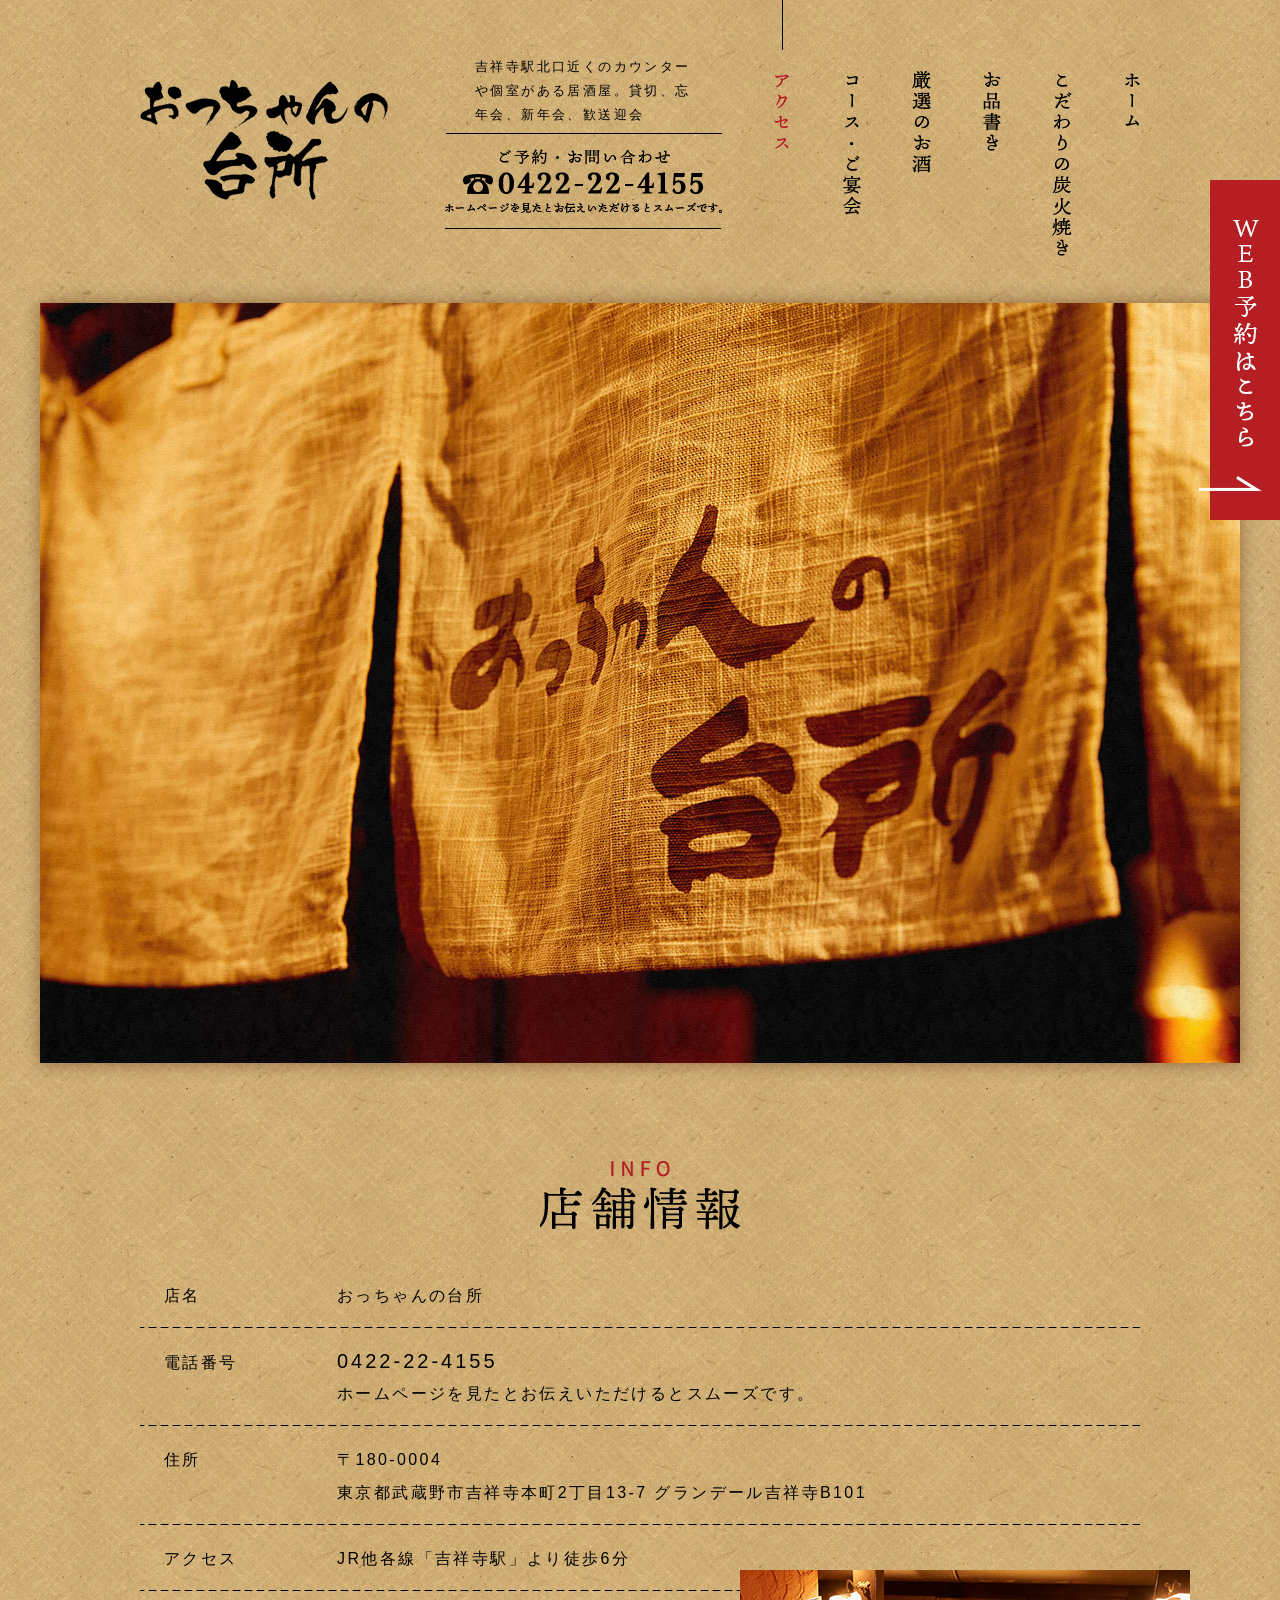
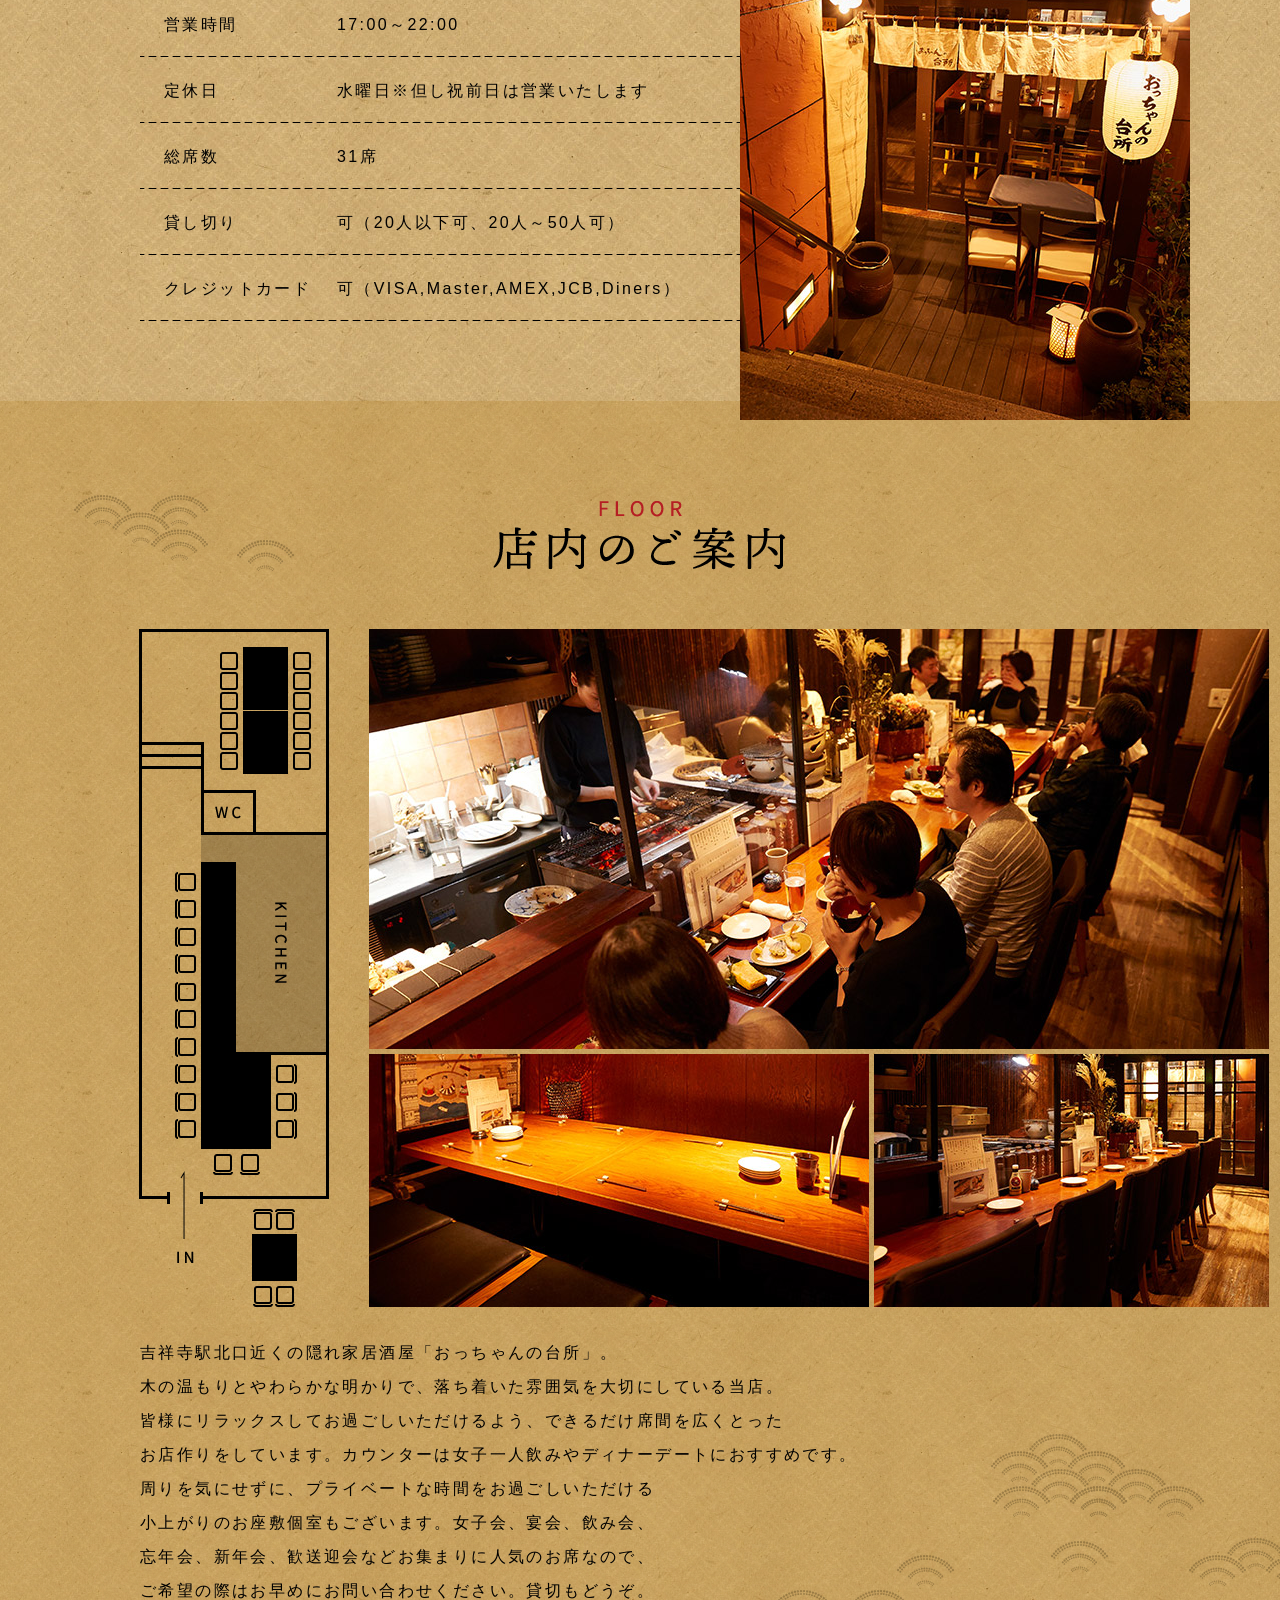
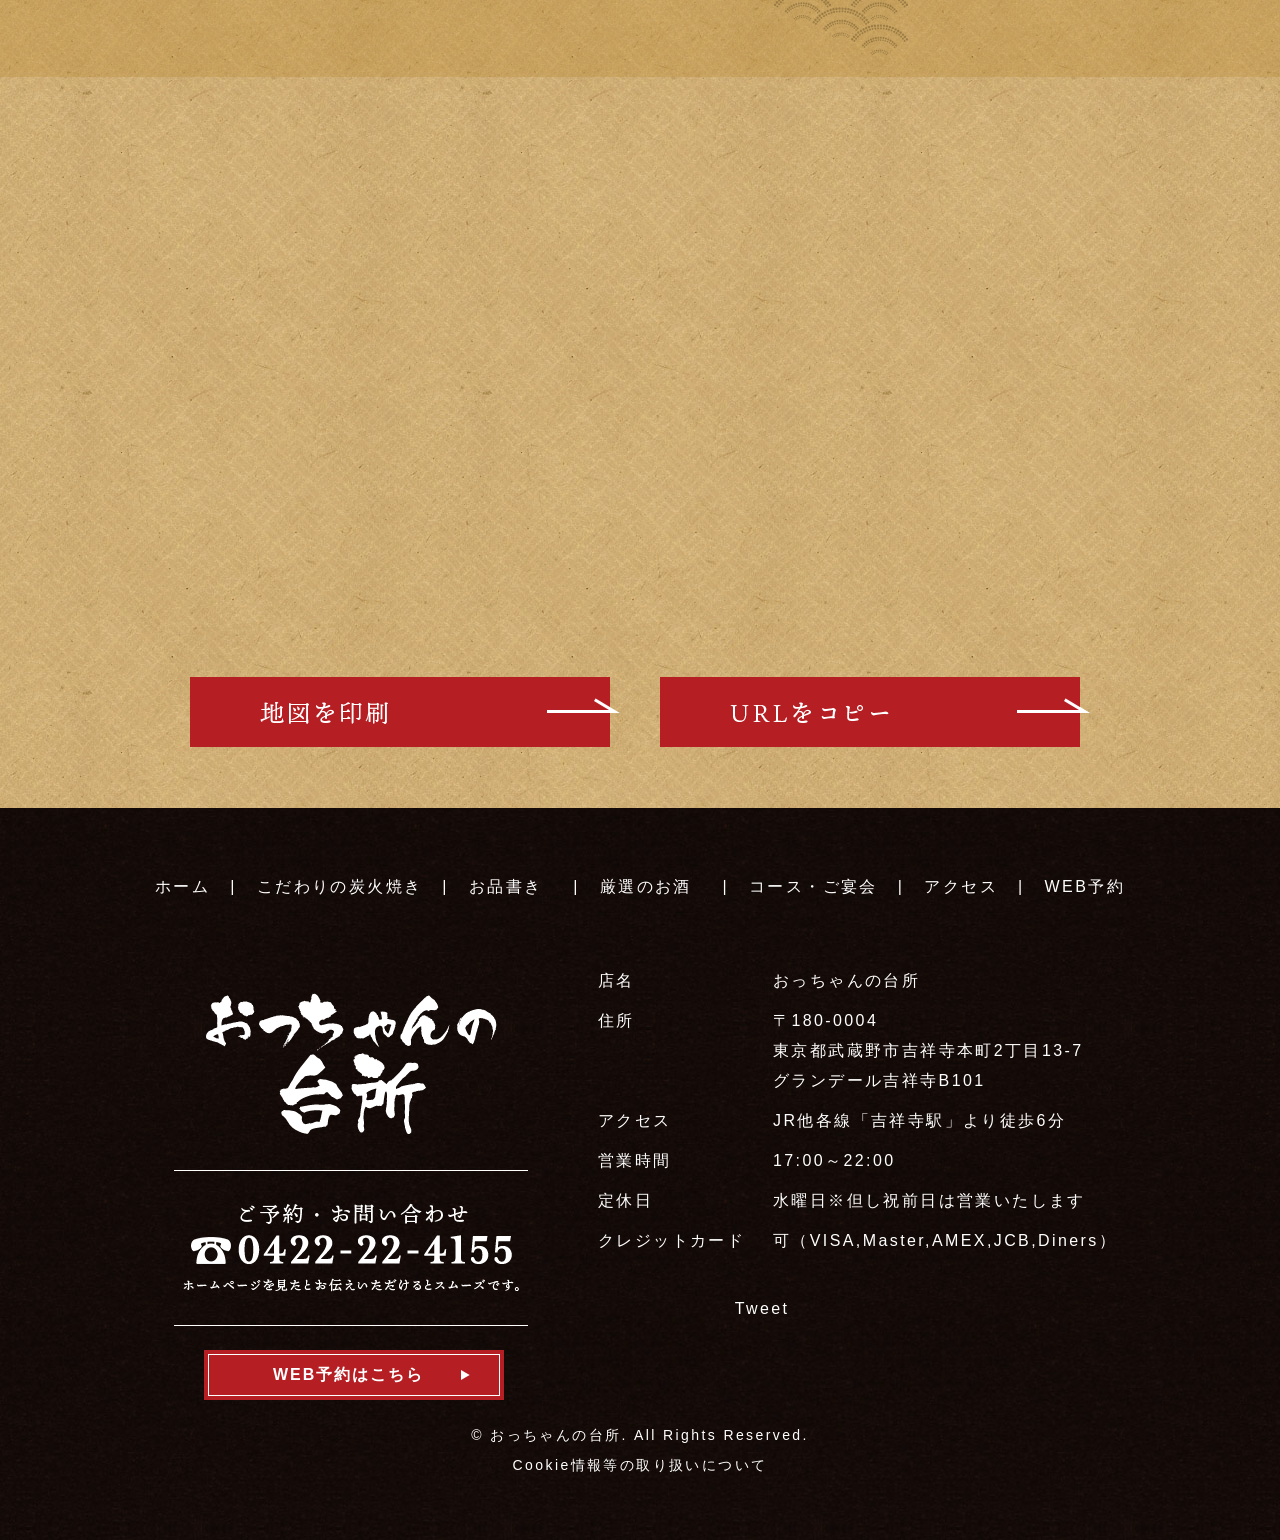
<file: access.html>
<!DOCTYPE html>
<!--[if lt IE 7]><html class="ie ie6 ie-lt10 ie-lt9 ie-lt8 ie-lt7 no-js" lang="ja"><![endif]-->
<!--[if IE 7]><html class="ie ie7 ie-lt10 ie-lt9 ie-lt8 no-js" lang="ja"><![endif]-->
<!--[if IE 8]><html class="ie ie8 ie-lt10 ie-lt9 no-js" lang="ja"><![endif]-->
<!--[if IE 9]><html class="ie ie9 ie-lt10 no-js" lang="ja"><![endif]-->
<!--[if gt IE 9]><!-->
<html class="no-js" lang="ja">
  <!--<![endif]-->
  <head>
    <meta charset="UTF-8" />
    <meta http-equiv="X-UA-Compatible" content="IE=Edge" />
    <meta name="author" content="FOODCONNECTION" />
    <title>吉祥寺駅北口近くのカウンターや個室がある居酒屋。貸切、忘年会、新年会、歓送迎会</title>

    <meta property="og:type" content="article" />
    <meta property="og:locale" content="ja_JP" />
    <meta property="og:url" content="https://www.ottyannodaidokoro.com/access.html" />
    <meta property="og:image" content="shared/img/shared/ogp.png" />
    <meta property="og:title" content="吉祥寺駅北口近くのカウンターや個室がある居酒屋。貸切、忘年会、新年会、歓送迎会" />
    <meta property="og:site_name" content="おっちゃんの台所" />
    <meta property="og:description" content="吉祥寺駅北口近くの居酒屋「おっちゃんの台所」。カウンターは一人飲みやディナーデートに人気。個室は宴会、飲み会、女子会、忘年会、新宴会、歓送迎会におすすめです。貸切も対応。" />
    <meta name="description" content="吉祥寺駅北口近くの居酒屋「おっちゃんの台所」。カウンターは一人飲みやディナーデートに人気。個室は宴会、飲み会、女子会、忘年会、新宴会、歓送迎会におすすめです。貸切も対応。" />

    <meta name="apple-mobile-web-app-status-bar-style" content="black-translucent" />
    <meta name="apple-mobile-web-app-capable" content="yes" />
    <meta name="format-detection" content="telephone=no, date=no, address=no, email=no" />
    <meta name="viewport" content="width=device-width, initial-scale=1.0" />

    <link rel="canonical" href="https://www.ottyannodaidokoro.com/access.html" />
    <link rel="shortcut icon" href="shared/img/shared/favicon.ico" />

    <link rel="stylesheet" href="shared/css/font.css" />
    <link rel="stylesheet" href="shared/css/common.css" />
    <link rel="stylesheet" href="shared/css/shared.css" />
    <link rel="stylesheet" href="shared/css/access.css" />
    <link rel="stylesheet" href="shared/css/responsive.css" />
    <link href="https://fonts.googleapis.com/css?family=Noto+Serif+JP&display=swap" rel="stylesheet" />
  </head>

  <body>
    <main>
      <header>
        <div class="wrap">
          <h1>吉祥寺駅北口近くのカウンターや個室がある居酒屋。貸切、忘年会、新年会、歓送迎会</h1>
          <p class="logo non-over">
            <a href="index.html"><img src="shared/img/shared/logo.png" alt="logo" /></a>
          </p>
          <p class="tel">
            <a href="tel:0422224155" class="telhref"><img src="shared/img/shared/tel.png" alt="0422-22-4155" /></a>
          </p>
          <nav class="nav-fl">
            <a href="access.html"><img src="shared/img/shared/nav1_on.png" alt="アクセス" width="70" height="270" class="non-over" /></a>
            <a href="course.html"><img src="shared/img/shared/nav2.png" alt="コース・ご宴会" width="70" height="270" class="btn" /></a>
            <a href="sake.html"><img src="shared/img/shared/nav3.png" alt="厳選のお酒" width="70" height="270" class="btn" /></a>
            <a href="menu.html"><img src="shared/img/shared/nav4.png" alt="お品書き" width="70" height="270" class="btn" /></a>
            <a href="sumibiyaki.html"><img src="shared/img/shared/nav5.png" alt="こだわりの炭火焼き" width="70" height="270" class="btn" /></a>
            <a href="index.html"><img src="shared/img/shared/nav6.png" alt="ホーム" width="70" height="270" class="btn" /></a>
          </nav>
          <div id="key">
            <p><img class="box-shadow" src="shared/img/access/key.jpg" width="1200" height="760" alt="のれん" /></p>
          </div>
        </div>
        <p class="btn_fixed">
          <a href="https://yoyaku.tabelog.com/yoyaku/net_booking_form/index?rcd=13009969" target="_blank" rel="nofollow"><img src="shared/img/shared/btn-fixed.png" width="81" height="340" alt="WEB予約はこちら" /></a>
        </p>
        <div class="nav-fixed">
          <div class="wrap">
            <nav>
              <a href="index.html"><img src="shared/img/shared/navf1.png" alt="ホーム" width="91" height="20" class="btn" /></a>
              <a href="sumibiyaki.html"><img src="shared/img/shared/navf2.png" alt="こだわりの炭火焼き" width="224" height="20" class="btn" /></a>
              <a href="menu.html"><img src="shared/img/shared/navf3.png" alt="お品書き" width="125" height="20" class="btn" /></a>
              <a href="sake.html"><img src="shared/img/shared/navf4.png" alt="厳選のお酒" width="146" height="20" class="btn" /></a>
              <a href="course.html"><img src="shared/img/shared/navf5.png" alt="コース・ご宴会" width="183" height="20" class="btn" /></a>
              <a href="access.html"><img src="shared/img/shared/navf6_on.png" alt="アクセス" width="110" height="20" class="non-over" /></a>
            </nav>
            <p>
              <a href="tel:0422224155" class="telhref"><img src="shared/img/shared/tel-fixed.png" alt="0422-22-4155" /></a>
            </p>
            <a href="index.html" class="mobile-logo">
              <img src="shared/img/shared/footer-logo.png" alt="おっちゃんの台所" />
            </a>
            <div class="mobile-nav-controls">
              <a href="tel:0422224155" class="mobile-tel-btn">&#9990;</a>
              <button class="hamburger-btn" id="hamburgerBtn" aria-label="メニュー">☰</button>
            </div>
          </div>
        </div>
      <nav class="mobile-menu-drawer" id="mobileMenuDrawer">
            <a href="index.html">ホーム</a>
            <a href="sumibiyaki.html">こだわりの炭火焼き</a>
            <a href="menu.html">お品書き</a>
            <a href="sake.html">厳選のお酒</a>
            <a href="course.html">コース・ご宴会</a>
            <a href="access.html">アクセス</a>
            <a href="https://yoyaku.tabelog.com/yoyaku/net_booking_form/index?rcd=13009969" target="_blank" rel="nofollow">WEB予約</a>
          </nav>
      </header>
      <section class="nav-target">
        <div id="sec1">
          <div class="wrap">
            <h2><img src="shared/img/access/s1-h2.png" width="200" height="80" alt="info" /></h2>
            <div class="info">
              <dl>
                <dt>店名</dt>
                <dd>おっちゃんの台所</dd>
              </dl>
              <dl>
                <dt>電話番号</dt>
                <dd>
                  <a href="tel:0422224155" class="telhref"><span>0422-22-4155</span></a><br />
                  ホームページを見たとお伝えいただけるとスムーズです。
                </dd>
              </dl>
              <dl>
                <dt>住所</dt>
                <dd>
                  〒180-0004<br />
                  東京都武蔵野市吉祥寺本町2丁目13-7 グランデール吉祥寺B101
                </dd>
              </dl>
              <dl>
                <dt>アクセス</dt>
                <dd>JR他各線「吉祥寺駅」より徒歩6分</dd>
              </dl>
              <dl>
                <dt>営業時間</dt>
                <dd>17:00～22:00</dd>
              </dl>
              <dl>
                <dt>定休日</dt>
                <dd>水曜日※但し祝前日は営業いたします</dd>
              </dl>
              <dl>
                <dt>総席数</dt>
                <dd>31席</dd>
              </dl>
              <dl>
                <dt>貸し切り</dt>
                <dd>可（20人以下可、20人～50人可）</dd>
              </dl>
              <dl>
                <dt>クレジットカード</dt>
                <dd>可（VISA,Master,AMEX,JCB,Diners）</dd>
              </dl>
            </div>
            <p class="photo"><img src="shared/img/access/s1-img.jpg" width="450" height="450" alt="外観" /></p>
          </div>
        </div>
        <div id="sec2">
          <div class="wrap">
            <h2><img src="shared/img/access/s2-h2.png" width="300" height="80" alt="floor" /></h2>
            <div class="gllarey">
              <p class="map"><img src="shared/img/access/s2-map.png" width="190" height="678" alt="見取り図" /></p>
              <div class="images">
                <p><img src="shared/img/access/s2-img-1.jpg" width="900" height="420" alt="カウンター" /></p>
                <p><img src="shared/img/access/s2-img-2.jpg" width="500" height="253" alt="小上がり" /></p>
                <p><img src="shared/img/access/s2-img-3.jpg" width="395" height="253" alt="店内イメージ" /></p>
              </div>
            </div>
            <p class="txt">
              吉祥寺駅北口近くの隠れ家居酒屋「おっちゃんの台所」。<br />木の温もりとやわらかな明かりで、落ち着いた雰囲気を大切にしている当店。<br />
              皆様にリラックスしてお過ごしいただけるよう、できるだけ席間を広くとった<br />
              お店作りをしています。カウンターは女子一人飲みやディナーデートにおすすめです。<br />
              周りを気にせずに、プライベートな時間をお過ごしいただける<br />
              小上がりのお座敷個室もございます。女子会、宴会、飲み会、<br />
              忘年会、新年会、歓送迎会などお集まりに人気のお席なので、<br />
              ご希望の際はお早めにお問い合わせください。貸切もどうぞ。
            </p>
          </div>
        </div>
        <div id="sec3">
          <iframe
            src="https://www.google.com/maps/embed?pb=!1m14!1m8!1m3!1d3852.8456104129014!2d139.5772643180815!3d35.705454788726065!3m2!1i1024!2i768!4f13.1!3m3!1m2!1s0x6018ee48c598ae0d%3A0x40d93b9debadd929!2z44GK44Gj44Gh44KD44KT44Gu5Y-w5omA!5e0!3m2!1sja!2sjp!4v1576662273699!5m2!1sja!2sjp"
            width="100%"
            height="550"
            frameborder="0"
            style="border: 0"
            allowfullscreen=""
          ></iframe>
          <div class="wrap">
            <ul class="banner">
              <li>
                <a href="https://goo.gl/maps/cDekD3nySkuMQuK19" target="_blank" rel="nofollow">
                  <img src="shared/img/access/s3-bnr.png" width="430" height="70" alt="地図を印刷" />
                </a>
              </li>
              <li>
                <a href="#" class="copy"><img src="shared/img/access/s3-url.png" width="430" height="70" alt="URLをコピー" /></a>
              </li>
            </ul>
          </div>
        </div>
      </section>
      <footer>
        <div class="wrap">
          <nav class="nav-inline">
            <a href="index.html">ホーム</a>
            <a href="sumibiyaki.html">こだわりの炭火焼き</a>
            <a href="menu.html">お品書き</a>
            <a href="sake.html">厳選のお酒</a>
            <a href="course.html">コース・ご宴会</a>
            <a href="access.html">アクセス</a>
            <a href="https://yoyaku.tabelog.com/yoyaku/net_booking_form/index?rcd=13009969" target="_blank" rel="nofollow">WEB予約</a>
          </nav>
          <p class="logo"><img src="shared/img/shared/footer-logo.png" alt="logo" /></p>
          <p class="tel">
            <a href="tel:0422224155" class="telhref"><img src="shared/img/shared/footer-tel.png" alt="0422-22-4155" /></a>
          </p>
          <div class="dis_b">
            <a href="https://yoyaku.tabelog.com/yoyaku/net_booking_form/index?rcd=13009969" target="_blank" rel="nofollow" class="btn_ebi_te">
              <span class="btn_txt">WEB予約はこちら</span>
              <span class="triangle sankaku_po"></span>
            </a>
          </div>
          <div class="vcard">
            <dl><dt>店名</dt><dd>おっちゃんの台所</dd></dl>
            <dl><dt>住所</dt><dd>〒180-0004<br />東京都武蔵野市吉祥寺本町2丁目13-7<br />グランデール吉祥寺B101</dd></dl>
            <dl><dt>アクセス</dt><dd>JR他各線「吉祥寺駅」より徒歩6分</dd></dl>
            <dl><dt>営業時間</dt><dd>17:00～22:00</dd></dl>
            <dl><dt>定休日</dt><dd>水曜日※但し祝前日は営業いたします</dd></dl>
            <dl><dt>クレジットカード</dt><dd>可（VISA,Master,AMEX,JCB,Diners）</dd></dl>
          </div>
          <div id="socialbuttons" class="clearfix"></div>
          <address>
            &copy; おっちゃんの台所. All Rights Reserved.<br />
            <a class="cookie" href="https://www.foodconnection.jp/cookie/cookie_share.html" target="_blank" rel="nofollow">Cookie情報等の取り扱いについて</a>
          </address>
        </div>
      </footer>
    </main>

    <p id="pagetop"><img src="shared/img/shared/pagetop.png" alt="最上部へ" /></p>
    <div id="fb-root"></div>

    <script src="shared/js/base.js"></script>
    <script src="shared/js/autoload.js"></script>
    <script src="shared/js/jquery.min.js"></script>
    <script src="shared/js/common.js"></script>
    <script type="text/javascript" src="shared/js/sp_botan.js"></script>
    <script src="shared/js/shared.js"></script>
    <script src="shared/js/mobile-menu.js"></script>
  </body>
</html>
</file>
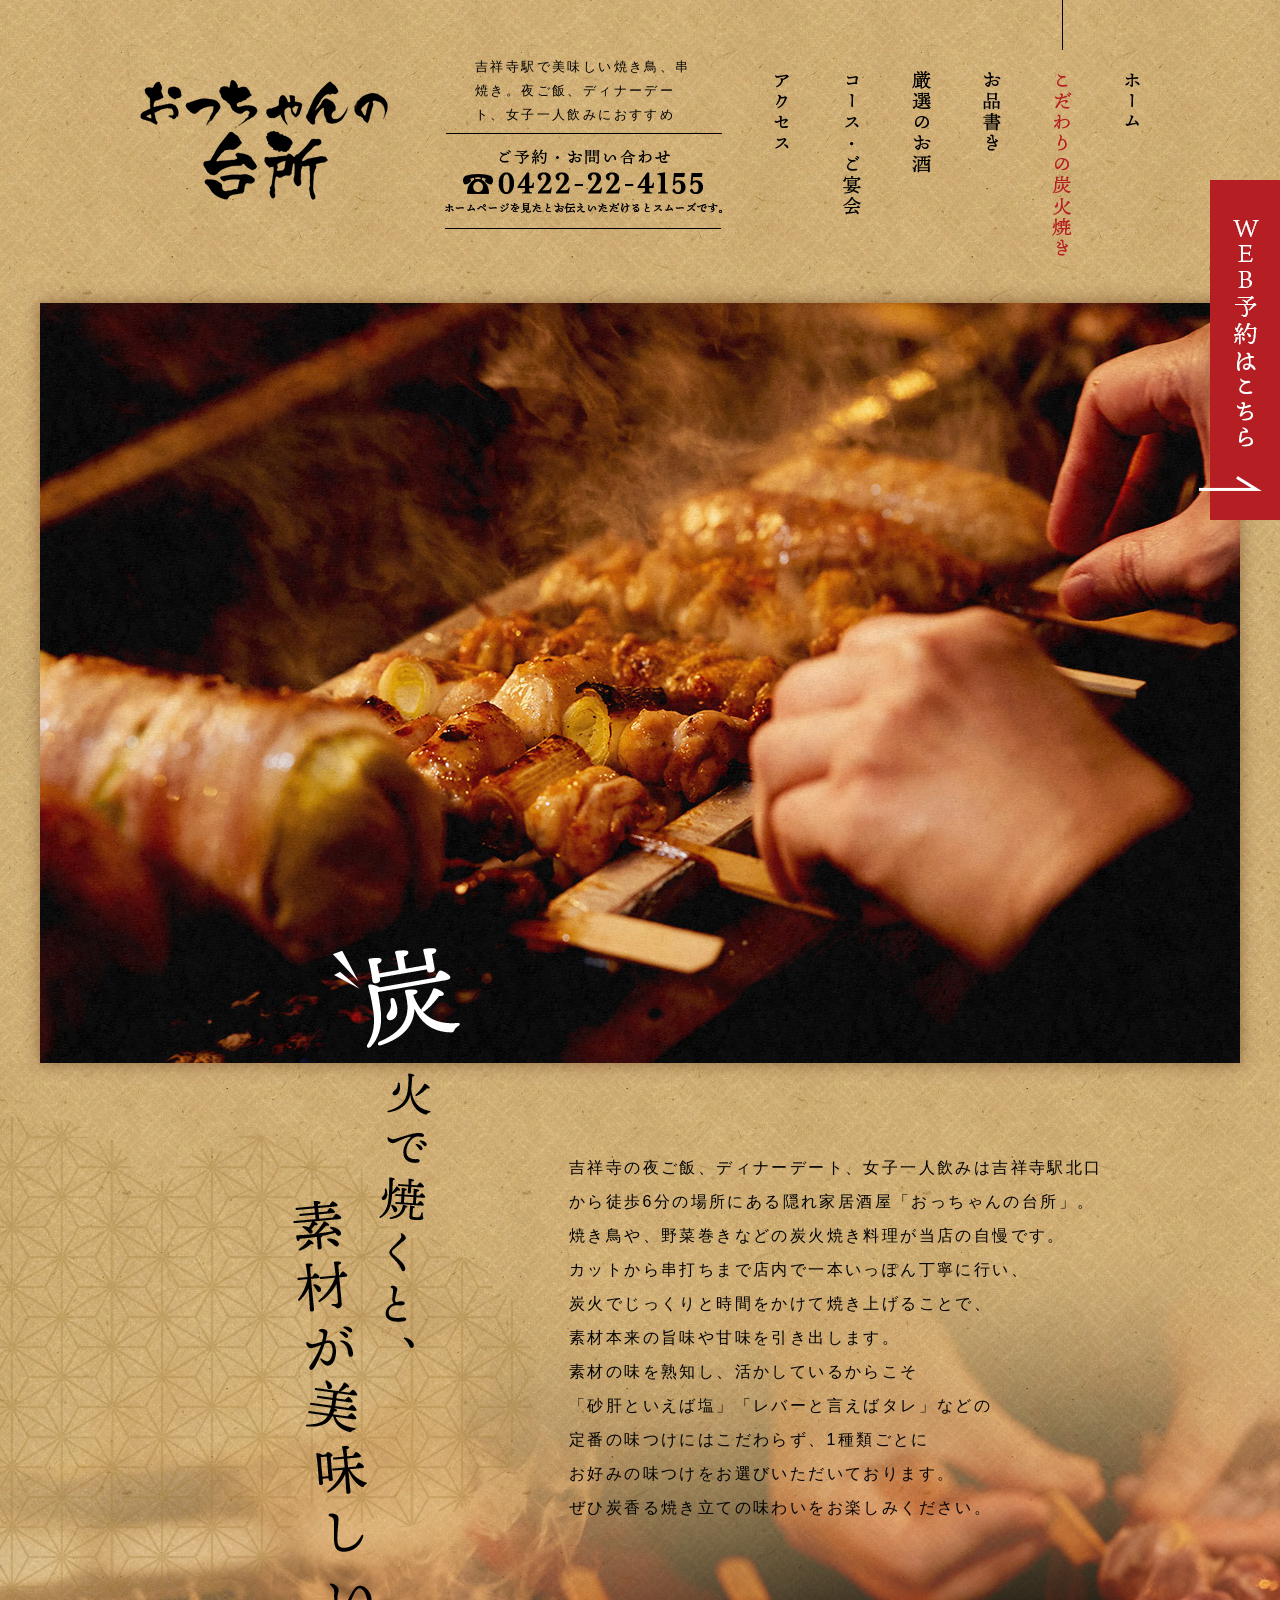
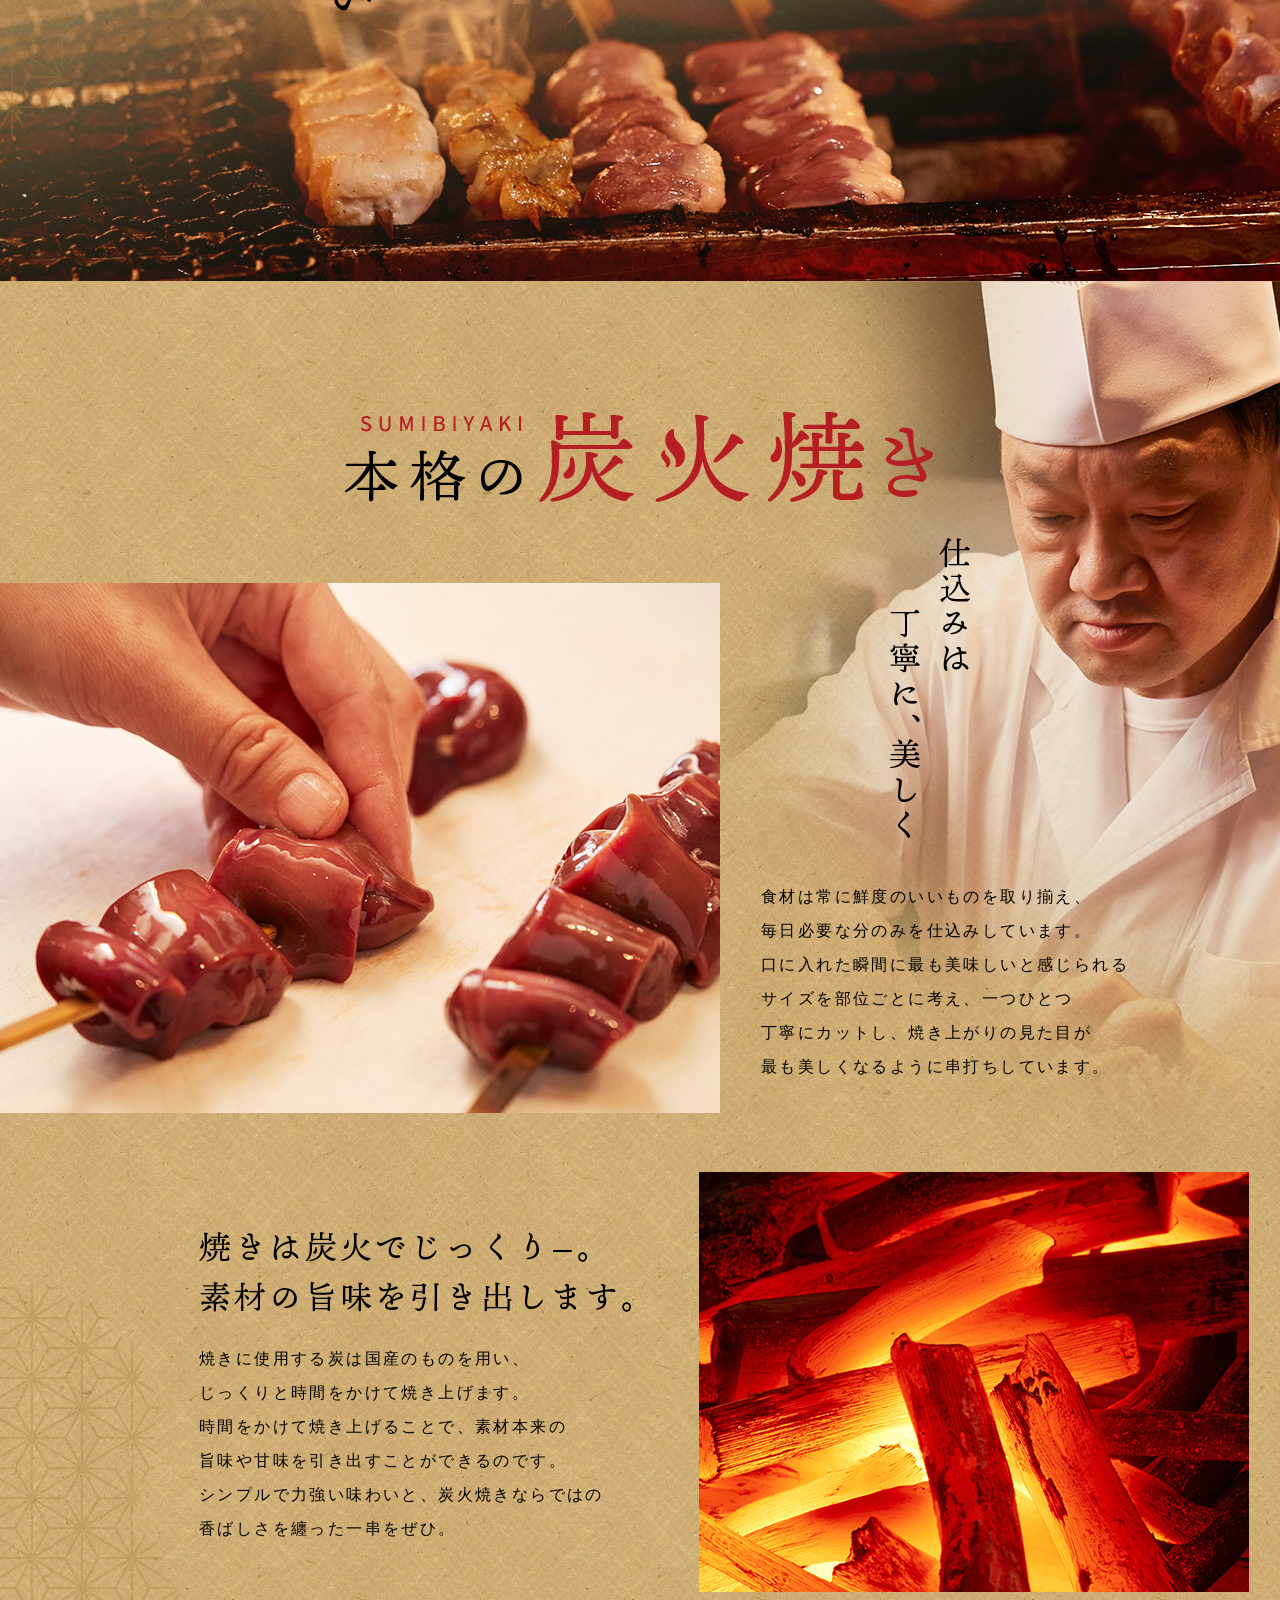
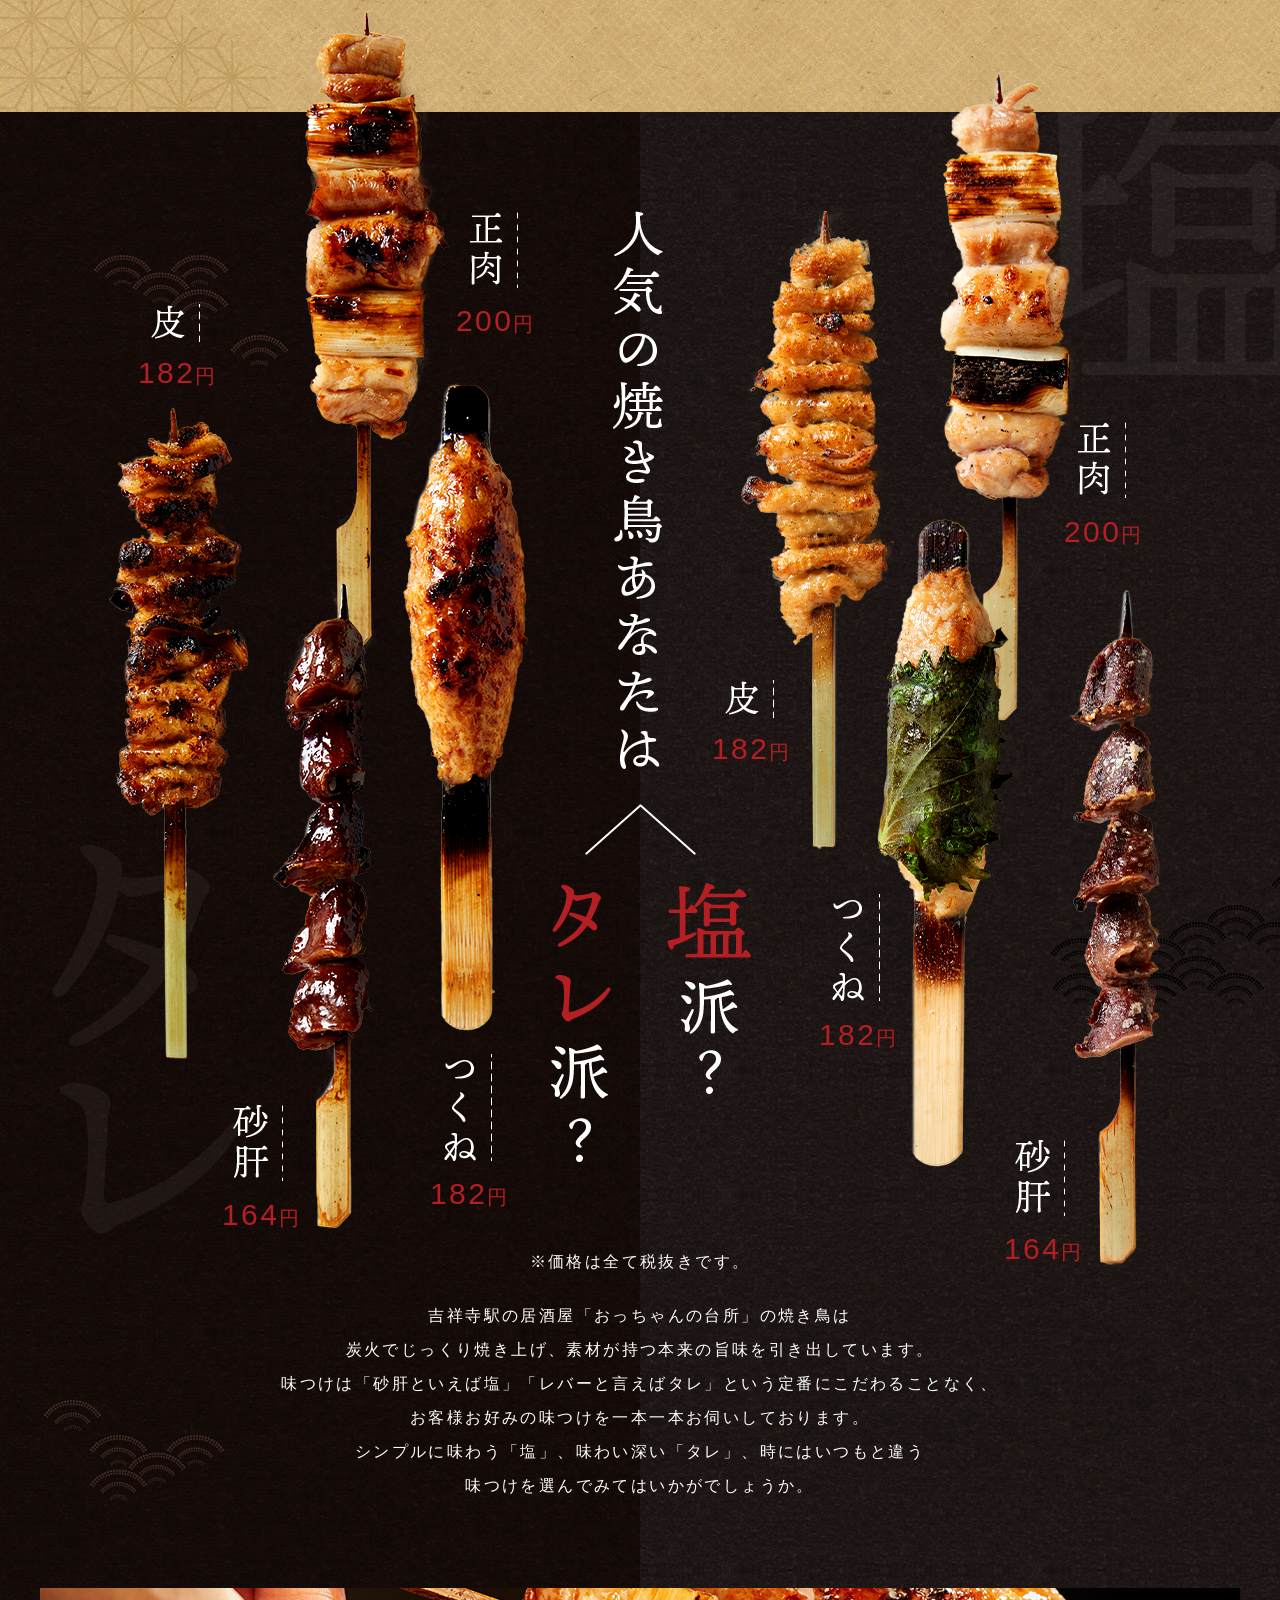
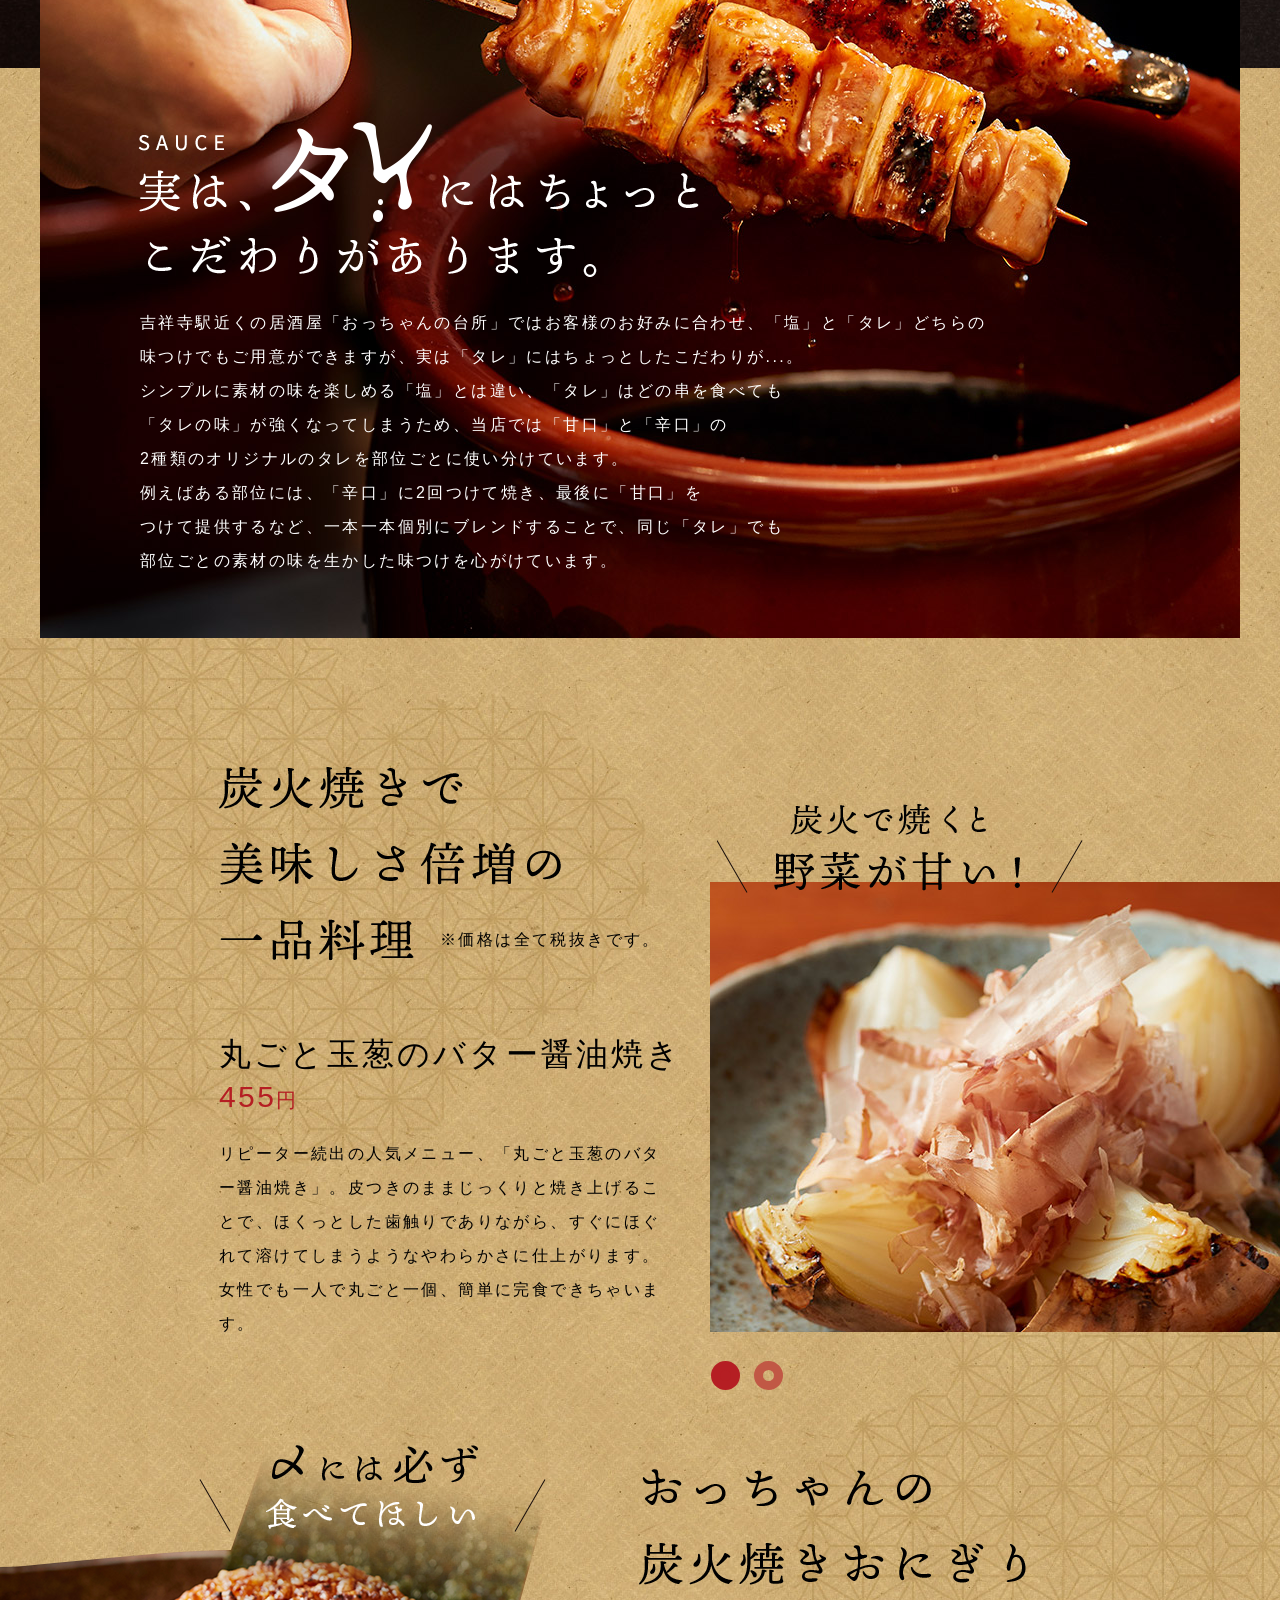
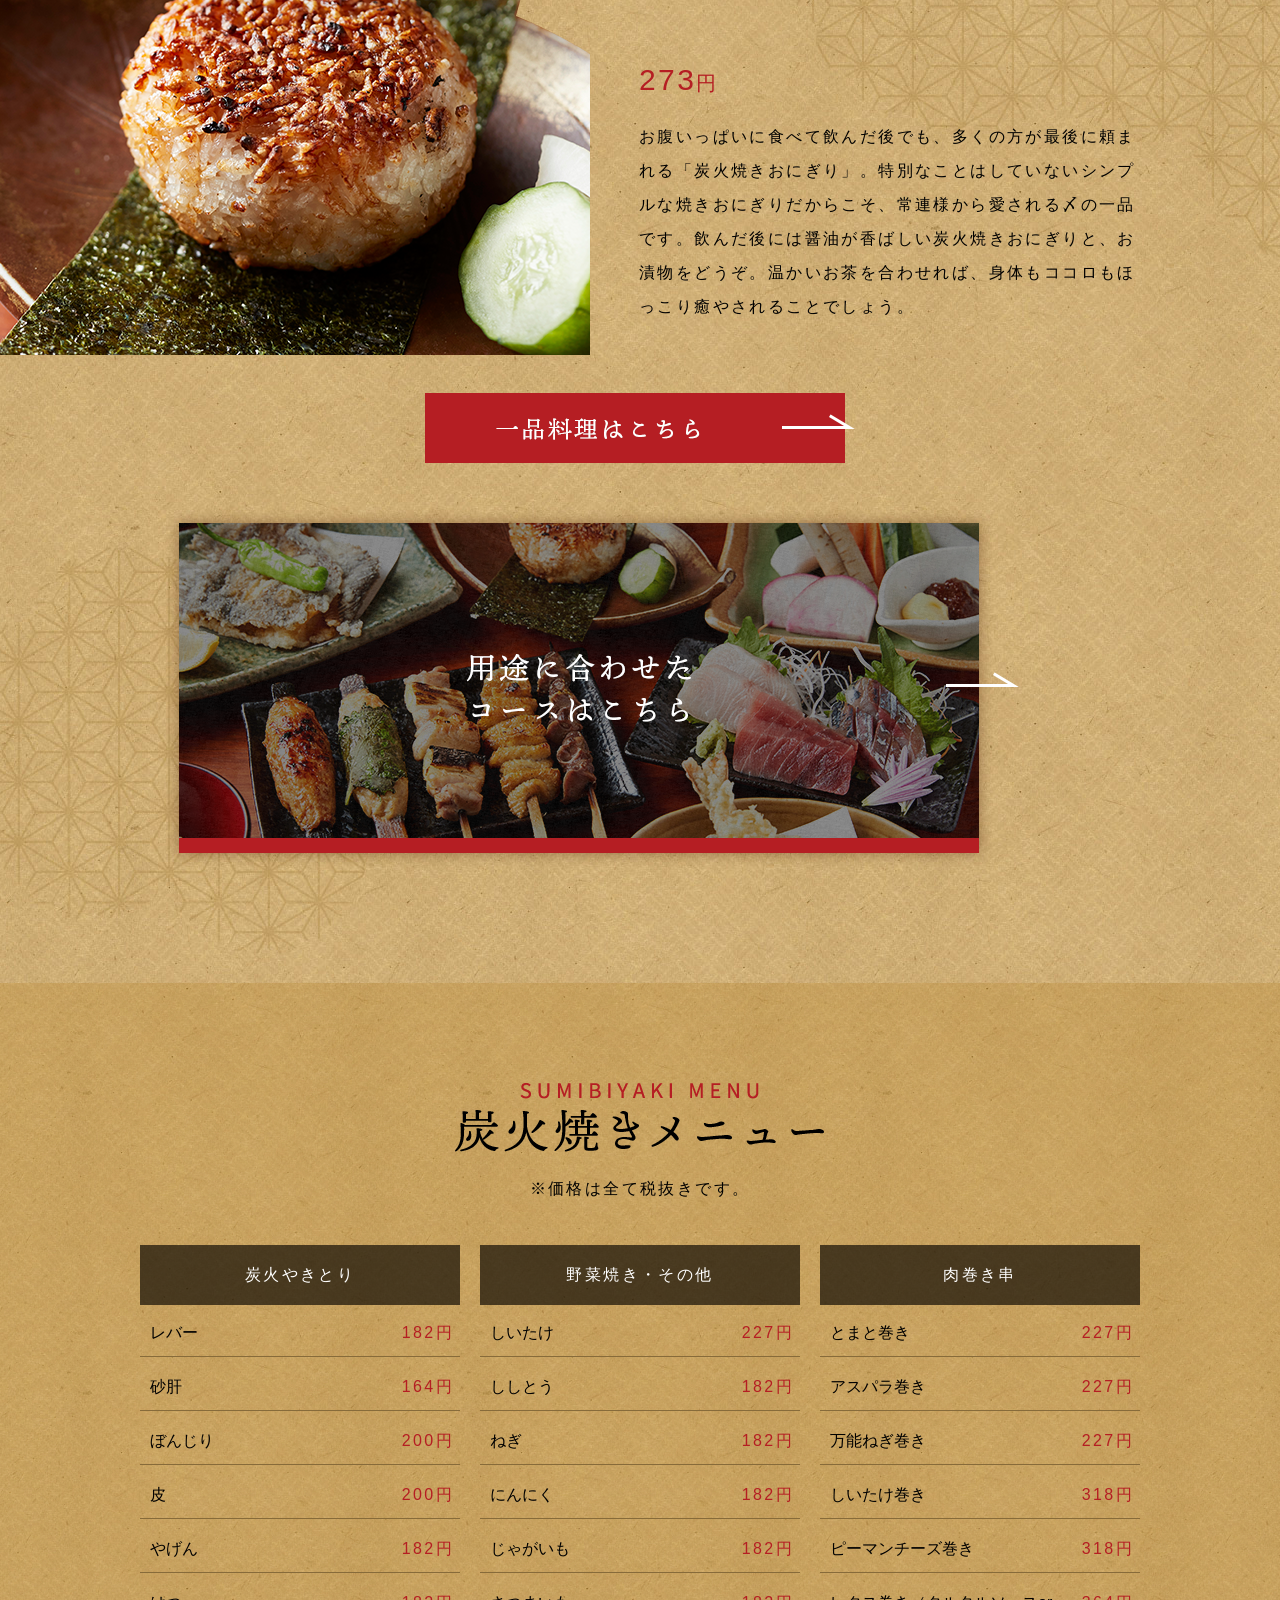
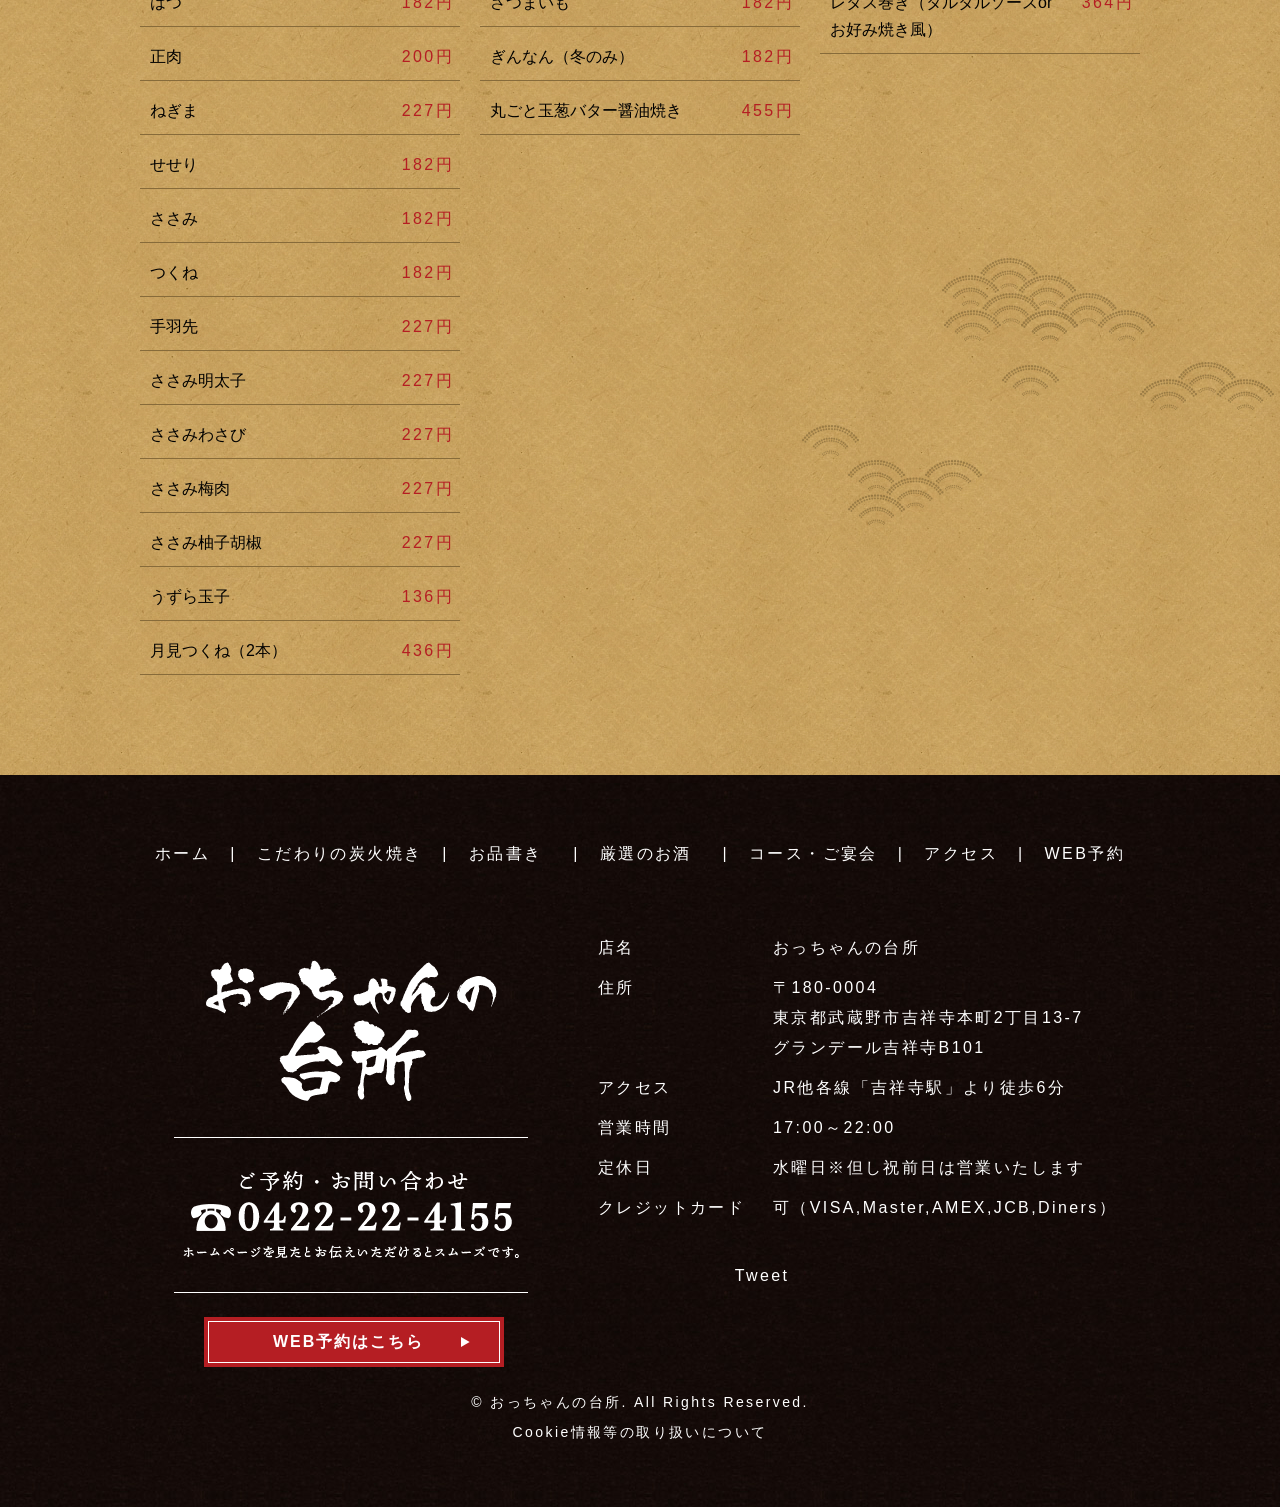
<file: sumibiyaki.html>
<!DOCTYPE html>
<!--[if lt IE 7]><html class="ie ie6 ie-lt10 ie-lt9 ie-lt8 ie-lt7 no-js" lang="ja"><![endif]-->
<!--[if IE 7]><html class="ie ie7 ie-lt10 ie-lt9 ie-lt8 no-js" lang="ja"><![endif]-->
<!--[if IE 8]><html class="ie ie8 ie-lt10 ie-lt9 no-js" lang="ja"><![endif]-->
<!--[if IE 9]><html class="ie ie9 ie-lt10 no-js" lang="ja"><![endif]-->
<!--[if gt IE 9]><!-->
<html class="no-js" lang="ja">
  <!--<![endif]-->
  <head>
    <meta charset="UTF-8" />
    <meta http-equiv="X-UA-Compatible" content="IE=Edge" />
    <meta name="author" content="FOODCONNECTION" />
    <title>吉祥寺駅で美味しい焼き鳥、串焼き。夜ご飯、ディナーデート、女子一人飲みにおすすめ</title>

    <meta property="og:type" content="article" />
    <meta property="og:locale" content="ja_JP" />
    <meta property="og:url" content="https://www.ottyannodaidokoro.com/sumibiyaki.html" />
    <meta property="og:image" content="shared/img/shared/ogp.png" />
    <meta property="og:title" content="吉祥寺駅で美味しい焼き鳥、串焼き。夜ご飯、ディナーデート、女子一人飲みにおすすめ" />
    <meta property="og:site_name" content="おっちゃんの台所" />
    <meta property="og:description" content="吉祥寺駅の夜ご飯、ディナーデート、女子一人飲みは居酒屋「おっちゃんの台所」。美味しい焼き鳥、串焼きをお楽しみください。〆には炭火焼きおにぎりをぜひ。" />
    <meta name="description" content="吉祥寺駅の夜ご飯、ディナーデート、女子一人飲みは居酒屋「おっちゃんの台所」。美味しい焼き鳥、串焼きをお楽しみください。〆には炭火焼きおにぎりをぜひ。" />

    <meta name="apple-mobile-web-app-status-bar-style" content="black-translucent" />
    <meta name="apple-mobile-web-app-capable" content="yes" />
    <meta name="format-detection" content="telephone=no, date=no, address=no, email=no" />
    <meta name="viewport" content="width=device-width, initial-scale=1.0" />

    <link rel="canonical" href="https://www.ottyannodaidokoro.com/sumibiyaki.html" />
    <link rel="shortcut icon" href="shared/img/shared/favicon.ico" />

    <link rel="stylesheet" href="shared/css/font.css" />
    <link rel="stylesheet" href="shared/css/common.css" />
    <link rel="stylesheet" href="shared/css/shared.css" />
    <link rel="stylesheet" href="shared/css/sumibiyaki.css" />
    <link rel="stylesheet" href="shared/css/responsive.css" />
    <link href="https://fonts.googleapis.com/css?family=Noto+Serif+JP&display=swap" rel="stylesheet" />
  </head>

  <body>
    <main>
      <header>
        <div class="wrap">
          <h1>吉祥寺駅で美味しい焼き鳥、串焼き。夜ご飯、ディナーデート、女子一人飲みにおすすめ</h1>
          <p class="logo non-over">
            <a href="index.html"><img src="shared/img/shared/logo.png" alt="logo" /></a>
          </p>
          <p class="tel">
            <a href="tel:0422224155" class="telhref"><img src="shared/img/shared/tel.png" alt="0422-22-4155" /></a>
          </p>
          <nav class="nav-fl">
            <a href="access.html"><img src="shared/img/shared/nav1.png" alt="アクセス" width="70" height="270" class="btn" /></a>
            <a href="course.html"><img src="shared/img/shared/nav2.png" alt="コース・ご宴会" width="70" height="270" class="btn" /></a>
            <a href="sake.html"><img src="shared/img/shared/nav3.png" alt="厳選のお酒" width="70" height="270" class="btn" /></a>
            <a href="menu.html"><img src="shared/img/shared/nav4.png" alt="お品書き" width="70" height="270" class="btn" /></a>
            <a href="sumibiyaki.html"><img src="shared/img/shared/nav5_on.png" alt="こだわりの炭火焼き" width="70" height="270" class="non-over" /></a>
            <a href="index.html"><img src="shared/img/shared/nav6.png" alt="ホーム" width="70" height="270" class="btn" /></a>
          </nav>
          <div id="key">
            <p><img class="box-shadow" src="shared/img/sumibiyaki/key.jpg" width="1200" height="760" alt="焼きシーン" /></p>
          </div>
        </div>
        <p class="btn_fixed">
          <a href="https://yoyaku.tabelog.com/yoyaku/net_booking_form/index?rcd=13009969" target="_blank" rel="nofollow"><img src="shared/img/shared/btn-fixed.png" width="81" height="340" alt="WEB予約はこちら" /></a>
        </p>
        <div class="nav-fixed">
          <div class="wrap">
            <nav>
              <a href="index.html"><img src="shared/img/shared/navf1.png" alt="ホーム" width="91" height="20" class="btn" /></a>
              <a href="sumibiyaki.html"><img src="shared/img/shared/navf2_on.png" alt="こだわりの炭火焼き" width="224" height="20" class="non-over" /></a>
              <a href="menu.html"><img src="shared/img/shared/navf3.png" alt="お品書き" width="125" height="20" class="btn" /></a>
              <a href="sake.html"><img src="shared/img/shared/navf4.png" alt="厳選のお酒" width="146" height="20" class="btn" /></a>
              <a href="course.html"><img src="shared/img/shared/navf5.png" alt="コース・ご宴会" width="183" height="20" class="btn" /></a>
              <a href="access.html"><img src="shared/img/shared/navf6.png" alt="アクセス" width="110" height="20" class="btn" /></a>
            </nav>
            <p>
              <a href="tel:0422224155" class="telhref"><img src="shared/img/shared/tel-fixed.png" alt="0422-22-4155" /></a>
            </p>
            <a href="index.html" class="mobile-logo">
              <img src="shared/img/shared/footer-logo.png" alt="おっちゃんの台所" />
            </a>
            <div class="mobile-nav-controls">
              <a href="tel:0422224155" class="mobile-tel-btn">&#9990;</a>
              <button class="hamburger-btn" id="hamburgerBtn" aria-label="メニュー">☰</button>
            </div>
          </div>
        </div>
      <nav class="mobile-menu-drawer" id="mobileMenuDrawer">
            <a href="index.html">ホーム</a>
            <a href="sumibiyaki.html">こだわりの炭火焼き</a>
            <a href="menu.html">お品書き</a>
            <a href="sake.html">厳選のお酒</a>
            <a href="course.html">コース・ご宴会</a>
            <a href="access.html">アクセス</a>
            <a href="https://yoyaku.tabelog.com/yoyaku/net_booking_form/index?rcd=13009969" target="_blank" rel="nofollow">WEB予約</a>
          </nav>
      </header>
      <section class="nav-target">
        <div id="sec1">
          <div class="wrap">
            <h2><img src="shared/img/sumibiyaki/s1-h2.png" width="198" height="671" alt="炭火で焼くと、素材が美味しい" /></h2>
            <p class="txt">
              吉祥寺の夜ご飯、ディナーデート、女子一人飲みは吉祥寺駅北口から徒歩6分の場所にある隠れ家居酒屋「おっちゃんの台所」。<br />
              焼き鳥や、野菜巻きなどの炭火焼き料理が当店の自慢です。<br />
              カットから串打ちまで店内で一本いっぽん丁寧に行い、<br />
              炭火でじっくりと時間をかけて焼き上げることで、<br />
              素材本来の旨味や甘味を引き出します。<br />
              素材の味を熟知し、活かしているからこそ<br />
              「砂肝といえば塩」「レバーと言えばタレ」などの<br />
              定番の味つけにはこだわらず、1種類ごとに<br />
              お好みの味つけをお選びいただいております。<br />
              ぜひ炭香る焼き立ての味わいをお楽しみください。
            </p>
          </div>
        </div>
        <div id="sec2">
          <div class="wrap">
            <h2><img src="shared/img/sumibiyaki/s2-h2.png" width="600" height="110" alt="本格の炭火焼き" /></h2>
            <div class="set1">
              <p class="photo"><img src="shared/img/sumibiyaki/s2-img-1.jpg" width="750" height="530" alt="串うち" /></p>
              <div class="text">
                <h3><img src="shared/img/sumibiyaki/s2-h3-a.png" width="88" height="300" alt="仕込みは丁寧に、美しく" /></h3>
                <p class="txt">
                  食材は常に鮮度のいいものを取り揃え、<br />
                  毎日必要な分のみを仕込みしています。<br />
                  口に入れた瞬間に最も美味しいと感じられる<br />
                  サイズを部位ごとに考え、一つひとつ<br />
                  丁寧にカットし、焼き上がりの見た目が<br />
                  最も美しくなるように串打ちしています。
                </p>
              </div>
            </div>
            <div class="set2">
              <div class="text">
                <h3><img src="shared/img/sumibiyaki/s2-h3-b.png" width="446" height="89" alt="焼きは炭火でじっくり―。" /></h3>
                <p class="txt">
                  焼きに使用する炭は国産のものを用い、<br />
                  じっくりと時間をかけて焼き上げます。<br />
                  時間をかけて焼き上げることで、素材本来の<br />
                  旨味や甘味を引き出すことができるのです。<br />
                  シンプルで力強い味わいと、炭火焼きならではの<br />
                  香ばしさを纏った一串をぜひ。
                </p>
              </div>
              <p class="photo"><img src="shared/img/sumibiyaki/s2-img-2.jpg" width="550" height="420" alt="炭火" /></p>
            </div>
          </div>
        </div>
        <div id="sec3">
          <div class="wrap">
            <h2><img src="shared/img/sumibiyaki/s3-h2.png" width="250" height="961" alt="人気の焼き鳥あなたは塩派？タレ派？" /></h2>
            <div class="left">
              <p class="photo"><img src="shared/img/sumibiyaki/s3-img-1.png" width="479" height="1225" alt="正肉塩タレ・皮タレ・砂肝タレ・つくねタレ" /></p>
              <p class="price_1 price">182<span>円</span></p>
              <p class="price_2 price">200<span>円</span></p>
              <p class="price_3 price">164<span>円</span></p>
              <p class="price_4 price">182<span>円</span></p>
            </div>
            <div class="right">
              <p class="photo"><img src="shared/img/sumibiyaki/s3-img-2.png" width="610" height="1196" alt="正肉塩・皮塩・砂肝塩・つくね塩" /></p>
              <p class="price_1 price">200<span>円</span></p>
              <p class="price_2 price">182<span>円</span></p>
              <p class="price_3 price">182<span>円</span></p>
              <p class="price_4 price">164<span>円</span></p>
            </div>
            <p class="note">※価格は全て税抜きです。</p>
            <p class="txt">
              吉祥寺駅の居酒屋「おっちゃんの台所」の焼き鳥は<br />炭火でじっくり焼き上げ、素材が持つ本来の旨味を引き出しています。<br />
              味つけは「砂肝といえば塩」「レバーと言えばタレ」という定番にこだわることなく、<br />
              お客様お好みの味つけを一本一本お伺いしております。<br />
              シンプルに味わう「塩」、味わい深い「タレ」、時にはいつもと違う<br />
              味つけを選んでみてはいかがでしょうか。
            </p>
          </div>
        </div>
        <div id="sec4">
          <div class="wrap">
            <h2><img src="shared/img/sumibiyaki/s4-h2.png" width="569" height="175" alt="実は、タレにはちょっとこだわりがあります。" /></h2>
            <p class="txt">
              吉祥寺駅近くの居酒屋「おっちゃんの台所」ではお客様のお好みに合わせ、「塩」と「タレ」どちらの<br />
              味つけでもご用意ができますが、実は「タレ」にはちょっとしたこだわりが...。<br />
              シンプルに素材の味を楽しめる「塩」とは違い、「タレ」はどの串を食べても<br />
              「タレの味」が強くなってしまうため、当店では「甘口」と「辛口」の<br />
              2種類のオリジナルのタレを部位ごとに使い分けています。<br />
              例えばある部位には、「辛口」に2回つけて焼き、最後に「甘口」を<br />
              つけて提供するなど、一本一本個別にブレンドすることで、同じ「タレ」でも<br />
              部位ごとの素材の味を生かした味つけを心がけています。
            </p>
          </div>
        </div>
        <div id="sec5">
          <div class="wrap">
            <div class="set1">
              <h2><img src="shared/img/sumibiyaki/s5-h2.png" width="354" height="206" alt="炭火焼きで美味しさ倍増の一品料理" /></h2>
              <h3><img src="shared/img/sumibiyaki/s4-h3-a.png" width="368" height="93" alt="炭火で焼くと野菜が甘い！" /></h3>
              <div class="s5-lide">
                <p class="note">※価格は全て税抜きです。</p>
                <div class="slide5">
                  <div>
                    <div class="item">
                      <div class="text">
                        <dl>
                          <dt class="fnt-mincho">丸ごと玉葱のバター醤油焼き</dt>
                          <dd>455<span>円</span></dd>
                        </dl>
                        <p class="txt">
                          リピーター続出の人気メニュー、「丸ごと玉葱のバター醤油焼き」。皮つきのままじっくりと焼き上げることで、ほくっとした歯触りでありながら、すぐにほぐれて溶けてしまうようなやわらかさに仕上がります。<br />
                          女性でも一人で丸ごと一個、簡単に完食できちゃいます。
                        </p>
                      </div>
                      <p class="photo"><img src="shared/img/sumibiyaki/s4-js-1.jpg" width="650" height="450" alt="玉葱焼き" /></p>
                    </div>
                  </div>
                  <div>
                    <div class="item">
                      <div class="text">
                        <dl>
                          <dt class="fnt-mincho">レタス巻</dt>
                          <dd>364<span>円</span></dd>
                        </dl>
                        <p class="txt">
                          圧倒的なボリュームのレタス巻きは、豚バラの旨味とレタスの瑞々しさが相まって、病みつきになること間違いなしの逸品です。<br />
                          味つけは「お好み焼き風」と「自家製タルタルソース」の2種類をご用意しております。
                        </p>
                      </div>
                      <p class="photo"><img src="shared/img/sumibiyaki/s4-js-2.jpg" width="650" height="450" alt="レタス巻き" /></p>
                    </div>
                  </div>
                </div>
              </div>
            </div>
            <div class="set2">
              <div class="content">
                <p class="photo"><img src="shared/img/sumibiyaki/s4-img-1.png" width="650" height="510" alt="焼きおにぎり" /></p>
                <div class="text">
                  <h3><img src="shared/img/sumibiyaki/s4-h3-b.png" width="405" height="154" alt="おっちゃんの炭火焼きおにぎり" /></h3>
                  <dl>
                    <dd>273<span>円</span></dd>
                  </dl>
                  <p class="txt">お腹いっぱいに食べて飲んだ後でも、多くの方が最後に頼まれる「炭火焼きおにぎり」。特別なことはしていないシンプルな焼きおにぎりだからこそ、常連様から愛される〆の一品です。飲んだ後には醤油が香ばしい炭火焼きおにぎりと、お漬物をどうぞ。温かいお茶を合わせれば、身体もココロもほっこり癒やされることでしょう。</p>
                </div>
              </div>
              <p class="btn">
                <a href="menu.html"><img src="shared/img/sumibiyaki/s5-btn.png" width="430" height="70" alt="一品料理はこちら" /></a>
              </p>
              <p class="btn_2">
                <a href="course.html"><img src="shared/img/sumibiyaki/s5-btn-2.png" width="895" height="385" alt="用途に合わせたコースはこちら" /></a>
              </p>
            </div>
          </div>
        </div>
        <div id="sec6">
          <div class="wrap">
            <h2><img src="shared/img/sumibiyaki/s6-h2.png" width="400" height="80" alt="炭火焼きメニュー" /></h2>
            <p class="note">※価格は全て税抜きです。</p>
            <div class="content">
              <div>
                <div class="item">
                  <h3>炭火やきとり</h3>
                  <dl><dt>レバー</dt><dd>182円</dd></dl>
                  <dl><dt>砂肝</dt><dd>164円</dd></dl>
                  <dl><dt>ぼんじり</dt><dd>200円</dd></dl>
                  <dl><dt>皮</dt><dd>200円</dd></dl>
                  <dl><dt>やげん</dt><dd>182円</dd></dl>
                  <dl><dt>はつ</dt><dd>182円</dd></dl>
                  <dl><dt>正肉</dt><dd>200円</dd></dl>
                  <dl><dt>ねぎま</dt><dd>227円</dd></dl>
                  <dl><dt>せせり</dt><dd>182円</dd></dl>
                  <dl><dt>ささみ</dt><dd>182円</dd></dl>
                  <dl><dt>つくね</dt><dd>182円</dd></dl>
                  <dl><dt>手羽先</dt><dd>227円</dd></dl>
                  <dl><dt>ささみ明太子</dt><dd>227円</dd></dl>
                  <dl><dt>ささみわさび</dt><dd>227円</dd></dl>
                  <dl><dt>ささみ梅肉</dt><dd>227円</dd></dl>
                  <dl><dt>ささみ柚子胡椒</dt><dd>227円</dd></dl>
                  <dl><dt>うずら玉子</dt><dd>136円</dd></dl>
                  <dl><dt>月見つくね（2本）</dt><dd>436円</dd></dl>
                </div>
              </div>
              <div>
                <div class="item">
                  <h3>野菜焼き・その他</h3>
                  <dl><dt>しいたけ</dt><dd>227円</dd></dl>
                  <dl><dt>ししとう</dt><dd>182円</dd></dl>
                  <dl><dt>ねぎ</dt><dd>182円</dd></dl>
                  <dl><dt>にんにく</dt><dd>182円</dd></dl>
                  <dl><dt>じゃがいも</dt><dd>182円</dd></dl>
                  <dl><dt>さつまいも</dt><dd>182円</dd></dl>
                  <dl><dt>ぎんなん（冬のみ）</dt><dd>182円</dd></dl>
                  <dl><dt>丸ごと玉葱バター醤油焼き</dt><dd>455円</dd></dl>
                </div>
              </div>
              <div>
                <div class="item">
                  <h3>肉巻き串</h3>
                  <dl><dt>とまと巻き</dt><dd>227円</dd></dl>
                  <dl><dt>アスパラ巻き</dt><dd>227円</dd></dl>
                  <dl><dt>万能ねぎ巻き</dt><dd>227円</dd></dl>
                  <dl><dt>しいたけ巻き</dt><dd>318円</dd></dl>
                  <dl><dt>ピーマンチーズ巻き</dt><dd>318円</dd></dl>
                  <dl><dt>レタス巻き（タルタルソースorお好み焼き風）</dt><dd>364円</dd></dl>
                </div>
              </div>
            </div>
          </div>
        </div>
      </section>
      <footer>
        <div class="wrap">
          <nav class="nav-inline">
            <a href="index.html">ホーム</a>
            <a href="sumibiyaki.html">こだわりの炭火焼き</a>
            <a href="menu.html">お品書き</a>
            <a href="sake.html">厳選のお酒</a>
            <a href="course.html">コース・ご宴会</a>
            <a href="access.html">アクセス</a>
            <a href="https://yoyaku.tabelog.com/yoyaku/net_booking_form/index?rcd=13009969" target="_blank" rel="nofollow">WEB予約</a>
          </nav>
          <p class="logo"><img src="shared/img/shared/footer-logo.png" alt="logo" /></p>
          <p class="tel">
            <a href="tel:0422224155" class="telhref"><img src="shared/img/shared/footer-tel.png" alt="0422-22-4155" /></a>
          </p>
          <div class="dis_b">
            <a href="https://yoyaku.tabelog.com/yoyaku/net_booking_form/index?rcd=13009969" target="_blank" rel="nofollow" class="btn_ebi_te">
              <span class="btn_txt">WEB予約はこちら</span>
              <span class="triangle sankaku_po"></span>
            </a>
          </div>
          <div class="vcard">
            <dl><dt>店名</dt><dd>おっちゃんの台所</dd></dl>
            <dl><dt>住所</dt><dd>〒180-0004<br />東京都武蔵野市吉祥寺本町2丁目13-7<br />グランデール吉祥寺B101</dd></dl>
            <dl><dt>アクセス</dt><dd>JR他各線「吉祥寺駅」より徒歩6分</dd></dl>
            <dl><dt>営業時間</dt><dd>17:00～22:00</dd></dl>
            <dl><dt>定休日</dt><dd>水曜日※但し祝前日は営業いたします</dd></dl>
            <dl><dt>クレジットカード</dt><dd>可（VISA,Master,AMEX,JCB,Diners）</dd></dl>
          </div>
          <div id="socialbuttons" class="clearfix"></div>
          <address>
            &copy; おっちゃんの台所. All Rights Reserved.<br />
            <a class="cookie" href="https://www.foodconnection.jp/cookie/cookie_share.html" target="_blank" rel="nofollow">Cookie情報等の取り扱いについて</a>
          </address>
        </div>
      </footer>
    </main>

    <p id="pagetop"><img src="shared/img/shared/pagetop.png" alt="最上部へ" /></p>
    <div id="fb-root"></div>

    <script src="shared/js/base.js"></script>
    <script src="shared/js/autoload.js"></script>
    <script src="shared/js/jquery.min.js"></script>
    <script src="shared/js/jquery.bxslider.js"></script>
    <script src="shared/js/common.js"></script>
    <script type="text/javascript" src="shared/js/sp_botan.js"></script>
    <script src="shared/js/shared.js"></script>
    <script>
      $(document).ready(function () {
        $(".slide5").bxSlider({
          mode: "fade",
          pager: true,
          controls: false,
          auto: true,
        });
      });
    </script>
    <script src="shared/js/mobile-menu.js"></script>
  </body>
</html>
</file>
<file: shared/css/font.css>
/* Syntax: font format */
@font-face {
	font-family: "__FONT_NAME__";
	src: url("../font/__FONT_FILE__.eot"); /* IE9+ Compat Modes */
	src:
		url("../font/__FONT_FILE__.eot?#iefix") format("embedded-opentype"), /* IE6-IE8 */
		url("../font/__FONT_FILE__.woff2") format("woff2"), /* Super modern browsers */
		url("../font/__FONT_FILE__.woff") format("woff"), /* Modern browsers */
		url("../font/__FONT_FILE__.ttf")  format("truetype"), /* Safari, Android, iOS */
		url("../font/__FONT_FILE__.svg#__FONT_NAME__") format("svg"); /* Legacy iOS */
}
</file>
<file: shared/css/shared.css>
﻿html:not(.responsive) {
  min-width: 1000px; /* viewport */
}
/*=============================================
 * body
 *=============================================*/
body {
  color: #000;
  font-family: "游ゴシック", YuGothic, "ヒラギノ角ゴ Pro", "Hiragino Kaku Gothic Pro", "メイリオ", "Meiryo", Osaka, 'ＭＳ Ｐゴシック', 'MS PGothic', sans-serif;
  font-size: 16px;
  line-height: 34px;
  letter-spacing: 0.15em;
  background: url("../img/shared/bg_bd.jpg");
  min-width: inherit;
  min-height: inherit;
  max-height: 100%;
}
/*=============================================
 * fonts - DON'T EDIT
 *=============================================*/
.fnt-mincho {
  font-family: "游明朝", YuMincho, "ヒラギノ明朝 ProN W3", "Hiragino Mincho ProN", "HG明朝E", "メイリオ", Meiryo, "ＭＳ Ｐ明朝", "ＭＳ 明朝", serif;
}
.fnt-meiryo {
  font-family: "メイリオ", Meiryo, "ヒラギノ角ゴシックPro", "ＭＳ ゴシック", "Hiragino Kaku Gothic Pro", Osaka, "ＭＳ Ｐゴシック", "MS PGothic", sans-serif;
}
.fnt-gothic {
  font-family: "游ゴシック", YuGothic, "ヒラギノ角ゴ Pro", "Hiragino Kaku Gothic Pro", "メイリオ", "Meiryo", Osaka, 'ＭＳ Ｐゴシック', 'MS PGothic', sans-serif;
}
/*=============================================
 * .fnt - customs
 *=============================================*/
.fnt-mincho {}
.fnt-meiryo {}
.fnt-gothic {}
.fnt-garamond {}
/*=============================================
 * <main>
 *=============================================*/
main {
  clear: both;
  width: 100%;
  position: relative;
  overflow: hidden;
}
.wrap {
  width: 1000px;
}
/*=============================================
 * <header>
 *=============================================*/
header {}
header h1 {}
header .logo {}
header .tel {}
header nav {}
/*=============================================
 * key
 *=============================================*/
#key {
  background-color: #000;
  background-repeat: no-repeat;
  background-position: center top;
  background-size: cover;
  min-height: 500px;
  position: relative;
}
#key ul {
  min-height: inherit;
}
#key li {
  background-repeat: no-repeat;
  background-position: center top;
  background-size: cover;
  min-height: inherit;
  position: absolute;
  top: 0;
  left: 0;
  right: 0;
  bottom: 0;
}
/*=============================================
 * <section>
 *=============================================*/
section {}
/*=============================================
 * <footer>
 *=============================================*/
footer {
  text-align: center;
}
footer .logo {}
footer .tel {}
footer nav {}
/*=============================================
 * .socialbuttons
 *=============================================*/
footer .socialbuttons {}
/*=============================================
 * copyright
 *=============================================*/
address {}
.box-shadow {
  -webkit-box-shadow: 0px 0px 15px 2px rgba(70, 26, 0, 0.39);
  -moz-box-shadow: 0px 0px 15px 2px rgba(70, 26, 0, 0.39);
  box-shadow: 0px 0px 15px 2px rgba(70, 26, 0, 0.39);
}
header .logo {
  padding-top: 80px;
  padding-bottom: 103px;
}
header h1 {
  font-size: 13px;
  line-height: 24px;
  width: 220px;
  position: absolute;
  top: 55px;
  left: 335px;
}
header .tel {
  position: absolute;
  top: 133px;
  left: 305px;
}
header .nav-fl {
  position: absolute;
  top: 0;
  right: -29px;
}
header #key {
  margin-left: -100px;
  margin-right: -100px;
}
header .btn_fixed {
  position: fixed;
  top: 180px;
  right: 0;
  z-index: 99;
}
header .nav-fixed {
  background: url("../img/shared/bg-nav.jpg");
  position: absolute;
  top: 0;
  left: 0;
  right: 0;
  opacity: 0;
  visibility: hidden;
  z-index: 100;
  transition: all .3s ease;
  line-height: 0;
}
header .nav-fixed .wrap {
  padding: 26px 60px 16px;
  box-sizing: border-box;
}
header .nav-fixed nav {
  padding-bottom: 15px;
  display: -webkit-flex;
  display: -moz-flex;
  display: -ms-flex;
  display: -o-flex;
  display: flex;
}
.nav-fixed.fixed {
  position: fixed;
  top: 0;
  left: 0;
  right: 0;
  opacity: 1;
  visibility: visible;
}
footer {
  background: url("../img/shared/bg-footer.jpg");
  color: #fff;
}
footer .nav-inline {
  padding-top: 62px;
  display: -webkit-flex;
  display: -moz-flex;
  display: -ms-flex;
  display: -o-flex;
  display: flex;
  justify-content: center;
}
footer .nav-inline a {
  display: inline-block;
  height: 34px;
}
footer .nav-inline a:nth-child(4) {
  width: 140px;
}
footer .logo {
  position: absolute;
  top: 182px;
  left: 34px;
}
footer .tel {
  position: absolute;
  top: 362px;
  left: 34px;
}
footer .vcard {
  margin-left: 458px;
  padding-top: 62px;
  padding-bottom: 34px;
}
footer .vcard dl {
  display: table;
  width: 100%;
  text-align: left;
  line-height: 30px;
  padding-bottom: 10px;
}
footer .vcard dl dt {
  display: table-cell;
  width: 175px;
}
footer .vcard dl dd {
  display: table-cell;
}
footer #socialbuttons {
  margin-left: 256px;
}
footer address {
  font-size: 14px;
  line-height: 30px;
  padding: 100px 0 60px;
}
@media all and (-ms-high-contrast:none) {
  .btn a img, .btn_1 a img, .btn_2 a img header .nav-fl a img {
    transition: opacity 0s ease !important;
    -moz-transition: opacity 0s ease !important;
    -webkit-transition: opacity 0s ease !important;
  }
}
/*追加予約ボタン*/

.dis_b{
  display: block !important;
	position: absolute;
  top: 542px;
  left: 64px;
}

.btn_ebi_te{
  background-color: #b51e23;
  outline: 1px solid rgb(255, 255, 255);
  outline-offset: -5px;
  line-height: 3;
  text-decoration: none !important;
  display: flex;
  width: 300px;
  position: relative;
  height: 50px;
  }

.triangle {
  height: 10px;
  aspect-ratio: cos(30deg);
  clip-path: polygon(0 0, 100% 50%, 0 100%);
  background: #ffffff;
  display: inline-block;
  position: absolute;
  top: 20px;
  left: 257px;
}

.btn_txt{
 font-weight: bolder;
 letter-spacing: 2px;
 position: absolute;
 top: 1px;
 left: 69px;
}

.btn_ebi_te:hover {
 opacity: 0.5;
 transition-duration: 0.3s;
}

.icon_po{
 position: absolute;
 top: -2px;
 left: 27px;
}
</file>
<file: shared/css/access.css>
#sec1 {
  padding-bottom: 63px;
}
#sec1 h2 {
  text-align: center;
  padding: 92px 0 44px;
}
#sec1 dl {
  display: table;
  width: 100%;
  background: url("../img/access/s1-bg-line.png") center bottom repeat-x;
  padding-bottom: 16px;
  margin-bottom: 17px;
  line-height: 33px;
}
#sec1 dl dt {
  display: table-cell;
  padding-left: 24px;
  width: 173px;
}
#sec1 dl dd {
  display: table-cell;
}
#sec1 dl dd span {
  font-size: 20px;
  display: block;
  letter-spacing: 0.15em;
  margin-bottom: -34px;
}
#sec1 .photo {
  position: absolute;
  bottom: -99px;
  left: 600px;
  z-index: 9;
}
#sec2 {
  background: url("../img/access/s2-bg.png");
  position: relative;
}
#sec2:before {
  content: url("../img/access/s2-deco-2.png");
  position: absolute;
  left: calc(50% + 134px);
  bottom: 10px;
}
#sec2 h2 {
  text-align: center;
  padding: 96px 0 52px;
  position: relative;
}
#sec2 h2:before {
  content: url("../img/access/s2-deco-1.png");
  position: absolute;
  top: 94px;
  left: -79px;
}
#sec2 .gllarey {
  display: -webkit-flex;
  display: -moz-flex;
  display: -ms-flex;
  display: -o-flex;
  display: flex;
  justify-content: space-between;
  margin-left: -1px;
  margin-right: -129px;
}
#sec2 .images {
  display: -webkit-flex;
  display: -moz-flex;
  display: -ms-flex;
  display: -o-flex;
  display: flex;
  justify-content: space-between;
  flex-wrap: wrap;
  width: 900px;
}
#sec2 .images > p {
  padding-bottom: 5px;
}
#sec2 .txt {
  padding: 24px 0 69px;
  width: 730px;
}
#sec3 .banner {
  display: -webkit-flex;
  display: -moz-flex;
  display: -ms-flex;
  display: -o-flex;
  display: flex;
  justify-content: space-between;
  padding: 38px 50px 61px;
}
#sec3 .banner .link {
  display: block;
  font-size: 15px;
  margin-top: 17px;
  margin-left: 1px;
  text-align: left;
  letter-spacing: 0.2em;
  line-height: 1.5;
  color: #000;
  text-decoration: underline;
}
#sec3 .banner .link:hover {
  text-decoration: none;
}
</file>
<file: shared/css/responsive.css>
/* ==============================================
 * Mobile Responsive Styles
 * ============================================== */

/* Desktop: hide mobile-only elements */
.mobile-nav-controls,
.mobile-menu-drawer {
  display: none;
}

@media screen and (max-width: 768px) {

  /* --- Reset desktop min-width --- */
  html:not(.responsive) {
    min-width: 0 !important;
  }

  /* --- All images: shrink to fit, never enlarge --- */
  img {
    max-width: 100%;
    height: auto;
  }

  /* --- Base layout --- */
  body {
    font-size: 14px;
    line-height: 1.8;
    letter-spacing: 0.05em;
    overflow-x: hidden;
    padding-bottom: 56px;
  }

  main {
    overflow-x: hidden;
  }

  .wrap {
    width: 100% !important;
    max-width: 100%;
    padding: 0 16px;
    box-sizing: border-box;
  }


  /* ==============================================
   * Header
   * ============================================== */

  header {
    position: relative;
  }

  header > .wrap {
    position: relative;
    padding: 0;
    margin-top: 52px;
  }

  /* ナビバーにロゴがあるのでヘッダー内のロゴは非表示 */
  header .logo {
    display: none !important;
  }

  /* H1 title: hide on mobile */
  header h1 {
    display: none;
  }

  /* Tel */
  header .tel {
    display: none !important;
  }


  /* Vertical side nav — hide on mobile */
  header .nav-fl {
    display: none;
  }

  /* Hero key image */
  header #key {
    margin-left: 0 !important;
    margin-right: 0 !important;
    min-height: 200px;
  }


  /* Fixed WEB reservation button */
  header .btn_fixed {
    top: auto;
    bottom: 0;
    left: 0;
    right: 0;
    position: fixed;
    z-index: 150;
  }

  header .btn_fixed a {
    display: flex;
    align-items: center;
    justify-content: center;
    height: 52px;
    background: #b51e23;
    color: #fff;
    font-size: 15px;
    line-height: 1;
    letter-spacing: 0.12em;
    text-decoration: none;
    box-shadow: 0 -2px 8px rgba(0, 0, 0, 0.25);
  }

  header .btn_fixed a::before {
    content: "WEB予約はこちら";
  }

  header .btn_fixed img {
    display: none;
  }


  /* Always show nav bar on mobile */
  header .nav-fixed {
    opacity: 1 !important;
    visibility: visible !important;
    position: fixed !important;
    top: 0 !important;
  }

  /* Fixed nav bar */
  header .nav-fixed .wrap {
    display: flex;
    align-items: center;
    justify-content: space-between;
    padding: 0 16px;
    height: 52px;
    margin-top: 0;
    box-sizing: border-box;
  }

  /* Hide desktop nav images and tel image on mobile */
  header .nav-fixed nav,
  header .nav-fixed > .wrap > p {
    display: none !important;
  }

  /* Mobile logo (left side of nav bar) */
  .mobile-logo {
    display: flex !important;
    align-items: center;
    text-decoration: none;
  }

  .mobile-logo img {
    height: 36px;
    width: auto;
  }

  /* Mobile controls: phone icon + hamburger (right side) */
  .mobile-nav-controls {
    display: flex !important;
    align-items: center;
    gap: 20px;
    margin-left: auto;
  }

  /* Phone icon button */
  .mobile-tel-btn {
    font-size: 22px;
    color: #fff;
    text-decoration: none;
    line-height: 1;
  }

  /* Hamburger button */
  .hamburger-btn {
    background: none;
    border: none;
    cursor: pointer;
    padding: 0;
    font-size: 26px;
    color: #fff;
    line-height: 1;
    width: 32px;
    height: 32px;
    display: flex;
    align-items: center;
    justify-content: center;
  }

  /* Mobile menu drawer */
  .mobile-menu-drawer {
    display: none;
    flex-direction: column;
    position: fixed;
    top: 52px;
    left: 0;
    right: 0;
    bottom: 0;
    background: rgba(0, 0, 0, 0.92);
    z-index: 200;
    padding: 24px 0;
    overflow-y: auto;
  }

  .mobile-menu-drawer.open {
    display: flex;
  }

  .mobile-menu-drawer a {
    display: block;
    color: #fff;
    text-decoration: none;
    font-size: 16px;
    padding: 16px 32px;
    border-bottom: 1px solid rgba(255, 255, 255, 0.15);
    letter-spacing: 0.1em;
  }

  .mobile-menu-drawer a:first-child {
    border-top: 1px solid rgba(255, 255, 255, 0.15);
  }


  /* ==============================================
   * Section common — reset overflow-causing patterns
   * ============================================== */

  section .wrap {
    position: relative;
  }

  /* Reset absolutely-positioned headings */
  section h2,
  section h3 {
    position: static !important;
    left: auto !important;
    top: auto !important;
    padding-left: 0 !important;
    margin-left: 0 !important;
  }

  /* Reset absolutely-positioned photos */
  section .photo,
  section .left .photo,
  section .right .photo {
    position: static !important;
    left: auto !important;
    top: auto !important;
    right: auto !important;
    bottom: auto !important;
    width: 100% !important;
    margin-left: 0 !important;
    margin-right: 0 !important;
    padding-top: 0 !important;
    padding-bottom: 0 !important;
  }

  /* Flex sets → column */
  section .set1,
  section .set2,
  section .set3,
  section .content,
  section .box {
    display: block !important;
    width: 100% !important;
    margin-left: 0 !important;
    margin-right: 0 !important;
    padding-left: 0 !important;
    padding-right: 0 !important;
    position: static !important;
  }

  /* Box left/right columns → full width */
  section .box .left,
  section .box .right {
    width: 100% !important;
    position: static !important;
    box-sizing: border-box !important;
    padding: 16px !important;
  }

  /* Hide vertical divider between columns */
  section .box .left::before {
    display: none !important;
  }

  /* Text containers: reset fixed widths and large paddings */
  section .txt,
  section .text,
  section .left,
  section .right,
  section .set1 .left,
  section .set1 .right,
  section .set2 .text,
  section .set3 .text {
    width: 100% !important;
    max-width: 100% !important;
    padding-left: 16px !important;
    padding-right: 16px !important;
    padding-top: 8px !important;
    margin-left: 0 !important;
    margin-right: 0 !important;
    position: static !important;
    box-sizing: border-box !important;
  }

  /* Reset min-height on large background sections */
  section[id] {
    min-height: 0 !important;
  }

  /* Fixed-width content columns → full width */
  section .content > div,
  section .item {
    width: 100% !important;
    max-width: 100% !important;
    margin-left: 0 !important;
    margin-right: 0 !important;
    box-sizing: border-box !important;
  }

  /* Sliders/large image wrappers */
  section .s5-lide,
  section [class*="slide"],
  section [class*="lide"] {
    width: 100% !important;
    margin-left: 0 !important;
    margin-right: 0 !important;
  }

  /* Feed / news blocks */
  #feed {
    flex-direction: column !important;
  }

  #feed dl {
    width: 100% !important;
  }

  /* Announcement block */
  .oshirase {
    width: 90% !important;
    position: static !important;
    margin: 0 auto !important;
    box-sizing: border-box !important;
  }

  /* ==============================================
   * sumibiyaki.html specific fixes
   * ============================================== */

  /* sec3: 焼き鳥セクション — 価格を写真位置に合わせる */
  #sec3 .left,
  #sec3 .right {
    position: relative !important;
    width: 100% !important;
    margin: 0 !important;
    top: auto !important;
    left: auto !important;
    right: auto !important;
    padding: 0 !important;
  }

  #sec3 .price {
    position: absolute !important;
    display: block !important;
    font-size: 16px !important;
    width: auto !important;
    margin: 0 !important;
    line-height: 1;
    white-space: nowrap;
    z-index: 2;
  }

  #sec3 .price span {
    font-size: 14px !important;
  }

  #sec3 .left .photo,
  #sec3 .right .photo {
    text-align: center;
    padding: 0 !important;
    margin: 0 !important;
  }

  #sec3 .left p,
  #sec3 .right p {
    text-align: center;
  }

  #sec3 .left .price_1 {
    top: 28%;
    left: 18%;
  }

  #sec3 .left .price_2 {
    top: 24%;
    left: 84%;
    transform: translateX(-50%);
  }

  #sec3 .left .price_3 {
    bottom: 1%;
    left: 35%;
  }

  #sec3 .left .price_4 {
    bottom: 3%;
    left: 79%;
    transform: translateX(-50%);
  }

  #sec3 .right .price_1 {
    top: 37%;
    left: 56%;
  }

  #sec3 .right .price_2 {
    top: 55%;
    left: 2%;
  }

  #sec3 .right .price_3 {
    bottom: 18%;
    left: 15%;
  }

  #sec3 .right .price_4 {
    bottom: 1%;
    left: 46%;
  }

  /* ==============================================
   * course.html specific fixes
   * ============================================== */

  /* sec1 */
  #sec1 .txt {
    width: 100% !important;
    padding-left: 16px !important;
    padding-right: 16px !important;
  }

  /* sec2 */
  #sec2 .photo {
    position: static !important;
    text-align: center;
    padding: 16px 0 !important;
  }

  /* sec3 / sec4: コースボックス */
  #sec3 .box,
  #sec4 .box {
    margin-left: 0 !important;
    margin-right: 0 !important;
    flex-direction: column !important;
  }

  #sec3 .box .left,
  #sec3 .box .right,
  #sec4 .box .left,
  #sec4 .box .right {
    width: 100% !important;
    position: static !important;
    padding: 16px !important;
    box-sizing: border-box !important;
  }

  #sec3 .box .right ul,
  #sec4 .box .right ul {
    padding: 16px !important;
    line-height: 2 !important;
  }

  #sec3 .box .left dl dt,
  #sec4 .box .left dl dt {
    font-size: 16px !important;
    padding: 16px 8px !important;
    margin-bottom: 16px !important;
  }

  #sec3 .box .left dl dt span,
  #sec4 .box .left dl dt span {
    font-size: 22px !important;
  }

  #sec3 .box .left dl dd,
  #sec4 .box .left dl dd {
    font-size: 24px !important;
    padding-left: 0 !important;
  }

  /* sec5 */
  #sec5 .box {
    margin-left: 0 !important;
    margin-right: 0 !important;
    padding: 16px !important;
    box-sizing: border-box !important;
  }

  #sec5 .box h2 {
    padding: 24px 0 16px !important;
  }

  #sec5 .set2 {
    position: static !important;
  }

  #sec5 .set2 h3 {
    position: static !important;
    padding: 16px !important;
  }

  #sec5 .set2 .txt_2 {
    padding-left: 16px !important;
    padding-right: 16px !important;
    padding-top: 16px !important;
    padding-bottom: 24px !important;
  }

  /* sec6 */
  #sec6 {
    min-height: 0 !important;
  }

  #sec6 h2 {
    margin-left: 0 !important;
    padding: 24px 16px 16px !important;
    text-align: center !important;
  }

  #sec6 .floor {
    position: static !important;
    padding: 16px !important;
  }

  #sec6 .photo {
    padding-left: 16px !important;
    padding-right: 16px !important;
    position: static !important;
  }

  #sec6 .txt {
    padding-left: 16px !important;
    padding-right: 16px !important;
    padding-top: 16px !important;
    padding-bottom: 16px !important;
  }

  /* ==============================================
   * Footer
   * ============================================== */

  footer {
    text-align: center;
    position: relative;
  }

  footer .wrap {
    position: relative;
  }

  footer .nav-inline {
    flex-wrap: wrap;
    padding: 24px 16px 0;
    gap: 8px;
    justify-content: center;
  }

  footer .nav-inline a {
    font-size: 12px;
    height: auto;
    line-height: 1.8;
    width: auto !important;
  }

  footer .logo {
    position: static;
    display: block;
    padding: 24px 0 8px;
  }


  footer .tel {
    position: static;
    display: block;
    padding: 8px 0;
  }


  footer .vcard {
    margin-left: 0 !important;
    padding: 16px;
    text-align: left;
    box-sizing: border-box;
  }

  footer .vcard dl {
    display: block;
    width: 100%;
  }

  footer .vcard dl dt {
    display: block;
    width: 100%;
    font-weight: bold;
  }

  footer .vcard dl dd {
    display: block;
    width: 100%;
    padding-left: 8px;
  }

  footer address {
    padding: 24px 16px 40px;
    font-size: 12px;
  }

  footer #socialbuttons {
    margin-left: 0;
  }

  /* Footer WEB予約 button */
  .dis_b {
    position: static !important;
    display: flex !important;
    justify-content: center;
    padding: 16px 0;
  }

  .btn_ebi_te {
    width: 260px;
  }

  /* ==============================================
   * index.html specific
   * ============================================== */

  /* Bxslider / hero section */
  #key ul, #key li {
    min-height: 200px;
  }

  #sec3 {
    overflow: hidden;
  }

  #sec3 dl {
    margin: 0 !important;
  }

  #sec3 dl dt {
    text-align: center;
  }

  #sec3 dl dd,
  #sec3 .set1 .left dl dd,
  #sec3 .set2 dl dd {
    padding: 10px 0 24px !important;
    margin: 0 !important;
    text-align: center;
    font-size: 24px !important;
    line-height: 1.4;
    white-space: nowrap;
  }

  #sec3 dl dd span {
    font-size: 14px !important;
  }

  #sec3 .set1 .left dl,
  #sec3 .set1 .right dl {
    padding: 16px 0 0 !important;
  }

  #sec3 .set2 .text .txt,
  #sec3 .set2 .text .btn {
    padding-left: 0 !important;
    padding-right: 0 !important;
    text-align: center;
  }

  #sec4 {
    overflow: hidden;
  }

  #sec4 .set1 .left h2,
  #sec4 .set1 .right h3,
  #sec4 .set2 h3 {
    padding-top: 24px !important;
    text-align: center;
  }

  #sec4 .set1 .right .txt {
    padding: 24px 16px !important;
  }

  #sec4 .set2 dl {
    margin: 0 !important;
    position: static !important;
    width: 100% !important;
  }

  #sec4 .set2 dl dt {
    text-align: center;
  }

  #sec4 .set2 dl dd {
    position: static !important;
    padding: 10px 16px 24px !important;
    margin: 0 !important;
    text-align: center;
    font-size: 20px !important;
    line-height: 1.6;
    white-space: nowrap;
  }

  #sec4 .set2 dl dd br {
    display: none;
  }

  #sec4 .set2 h3::before,
  #sec4 .set3::before {
    display: none !important;
  }

  #sec4 .set3 .photo_1,
  #sec4 .set3 .photo_2,
  #sec4 .set3 .btn {
    margin: 0 !important;
    padding: 16px 0 !important;
    text-align: center;
  }

  /* ==============================================
   * access.html specific
   * ============================================== */

  #sec1 .info {
    padding: 0;
  }

  #sec1 .photo {
    text-align: center;
  }

  #sec2 .gllarey {
    display: block;
  }

  #sec2 .gllarey .map {
    text-align: center;
    margin-bottom: 16px;
  }


  #sec2 .txt {
    font-size: 13px;
    line-height: 1.8;
  }

  #sec3 iframe {
    height: 300px;
  }

  #sec3 .banner {
    flex-direction: column;
    align-items: center;
  }

  #sec3 .banner li {
    margin-bottom: 8px;
  }

  /* ==============================================
   * General section images
   * ============================================== */

  /* Text paragraphs */
  section p,
  section .txt,
  section .catch,
  section .lead {
    font-size: 13px;
    line-height: 1.8;
  }

  /* Flex layouts → column */
  section .flex,
  section .flex-wrap,
  section .col,
  section .columns {
    flex-direction: column !important;
  }

  /* Gallery grids */
  section .gallery,
  section .images,
  section .photo-list {
    display: block;
  }


  /* Menu / list tables */
  section dl,
  section table {
    width: 100% !important;
    box-sizing: border-box;
  }

  /* Remove fixed pixel widths from common elements */
  section div,
  section ul,
  section ol {
    max-width: 100%;
    box-sizing: border-box;
  }

}
</file>
<file: shared/css/sumibiyaki.css>
#sec1 {
  background: url("../img/sumibiyaki/s1-h2.jpg") center bottom no-repeat;
  background-size: cover;
  min-height: 818px;
  position: relative;
}
#sec1:before {
  content: url("../img/sumibiyaki/s1-deco.png");
  position: absolute;
  top: 41px;
  left: calc(50% - 1027px);
}
#sec1 h2 {
  position: absolute;
  z-index: 9;
  left: 137px;
  top: -120px;
}
#sec1 .txt {
  padding-top: 88px;
  padding-left: 429px;
  padding-right: 20px;
}
#sec2 {
  position: relative;
}
#sec2:before {
  content: url("../img/sumibiyaki/s2-bg-img.png");
  position: absolute;
  top: 0;
  left: calc(50% - 336px);
}
#sec2 h2 {
  text-align: center;
  padding: 120px 0 27px;
}
#sec2 .set1 {
  display: -webkit-flex;
  display: -moz-flex;
  display: -ms-flex;
  display: -o-flex;
  display: flex;
  padding-bottom: 59px;
}
#sec2 .set1 .photo {
  margin-left: -170px;
  width: 750px;
  padding-top: 45px;
}
#sec2 .set1 .text {
  width: 420px;
}
#sec2 .set1 .text h3 {
  padding-left: 165px;
}
#sec2 .set1 .text .txt {
  padding-left: 41px;
  padding-top: 42px;
}
#sec2 .set2 {
  display: -webkit-flex;
  display: -moz-flex;
  display: -ms-flex;
  display: -o-flex;
  display: flex;
  padding-bottom: 120px;
  position: relative;
}
#sec2 .set2:before {
  content: url("../img/sumibiyaki/s2-deco.png");
  position: absolute;
  bottom: -12px;
  left: calc(50% - 1145px);
}
#sec2 .set2 .text {
  width: 560px;
}
#sec2 .set2 .text h3 {
  padding-top: 55px;
  padding-left: 51px;
}
#sec2 .set2 .text .txt {
  padding-left: 59px;
  padding-top: 26px;
}
#sec2 .set2 .photo {
  width: 550px;
  margin-right: -109px;
}
#sec3 {
  position: relative;
  background: url("../img/shared/bg-footer.jpg");
  color: #fff;
}
#sec3:before {
  content: '';
  background: url("../img/sumibiyaki/s3-bg.jpg");
  position: absolute;
  left: 50%;
  top: 0;
  right: 0;
  bottom: 0;
}
#sec3 h2 {
  text-align: center;
  padding-top: 98px;
  padding-bottom: 74px;
}
#sec3 .price {
  position: absolute;
  font-size: 30px;
  color: #b51e23;
  font-weight: 500;
}
#sec3 .price span {
  font-size: 20px;
}
#sec3 .left {
  position: absolute;
  top: -100px;
  left: -87px;
}
#sec3 .left .price_1 {
  top: 344px;
  left: 85px;
}
#sec3 .left .price_2 {
  top: 292px;
  left: 403px;
  width: 80px;
}
#sec3 .left .price_3 {
  bottom: 2px;
  left: 169px;
}
#sec3 .left .price_4 {
  bottom: 23px;
  left: 377px;
}
#sec3 .right {
  top: -40px;
  position: absolute;
  right: -195px;
}
#sec3 .right .price_1 {
  top: 443px;
  left: 339px;
}
#sec3 .right .price_2 {
  top: 660px;
  left: -13px;
}
#sec3 .right .price_3 {
  bottom: 213px;
  left: 94px;
}
#sec3 .right .price_4 {
  bottom: -1px;
  left: 279px;
}
#sec3 .note {
  text-align: center;
  padding-bottom: 20px;
}
#sec3 .txt {
  text-align: center;
  padding-bottom: 165px;
  position: relative;
}
#sec3 .txt:before {
  content: url("../img/sumibiyaki/s3-deco.png");
  top: 100px;
  left: -100px;
  position: absolute;
}
#sec4 {
  position: relative;
  color: #fff;
  min-height: 570px;
}
#sec4:before {
  content: url("../img/sumibiyaki/s4-bg.jpg");
  position: absolute;
  top: -80px;
  left: calc(50% - 600px);
}
#sec4 h2 {
  padding-top: 47px;
  padding-bottom: 16px;
  margin-left: -3px;
}
#sec5 {
  background: url("../img/sumibiyaki/s5-bg.jpg") center top no-repeat;
}
#sec5 .bx-wrapper .bx-pager.bx-default-pager a {
  background-color: transparent;
  display: block;
  height: 11px;
  margin: 0 7px;
  border-radius: 100%;
  outline: 0 none;
  text-indent: -9999px;
  width: 11px;
  background: transparent;
  position: relative;
  border: 9px solid #c15845;
}
#sec5 .bx-wrapper .bx-pager.bx-default-pager a:hover, #sec5 .bx-wrapper .bx-pager.bx-default-pager a.active {
  background: #b51e23;
  border-color: #b51e23;
}
#sec5 .bx-pager.bx-default-pager {
  display: -webkit-flex;
  display: -moz-flex;
  display: -ms-flex;
  display: -o-flex;
  display: flex;
  justify-content: center;
  margin-top: 20px;
  margin-left: -6px;
}
#sec5 .set1 {
  position: relative;
  padding-bottom: 55px;
}
#sec5 .set1 h2 {
  padding-top: 123px;
  padding-left: 74px;
  margin-bottom: -85px;
}
#sec5 .set1 h3 {
  position: absolute;
  top: 164px;
  left: 577px;
  z-index: 60;
}
#sec5 .set1 .s5-lide {
  margin-right: -220px;
  width: 1220px !important;
　position: relative;
}
#sec5 .set1 .s5-lide .note {
  position: absolute;
	top: 285px;
	left: 300px;
}
#sec5 .set1 .item {
  display: -webkit-flex;
  display: -moz-flex;
  display: -ms-flex;
  display: -o-flex;
  display: flex;
  justify-content: space-between;
  box-sizing: border-box;
}
#sec5 .set1 .item .text {
  width: 570px;
  padding: 155px 0 0 79px;
  box-sizing: border-box;
}
#sec5 .set1 .item .text dl dt {
  font-size: 32px;
  font-weight: 500;
  padding-bottom: 9px;
  letter-spacing: 0.1em;
}
#sec5 .set1 .item .text dl dd {
  font-size: 30px;
  color: #b51e23;
  font-weight: 500;
}
#sec5 .set1 .item .text dl dd span {
  font-size: 20px;
}
#sec5 .set1 .item .text .txt {
  padding: 20px 40px 0 0;
}
#sec5 .set1 .item .photo {
  width: 650px;
}
#sec5 .set2 {
  padding-bottom: 99px;
}
#sec5 .set2 .content {
  display: -webkit-flex;
  display: -moz-flex;
  display: -ms-flex;
  display: -o-flex;
  display: flex;
  justify-content: space-between;
  padding-bottom: 38px;
}
#sec5 .set2 .content .text {
  width: 550px;
  padding-left: 42px;
}
#sec5 .set2 .content .text h3 {
  padding-bottom: 64px;
}
#sec5 .set2 .content .text dl {
  padding-left: 7px;
}
#sec5 .set2 .content .text dl dt {
  font-size: 32px;
  font-weight: 500;
  padding-bottom: 9px;
  letter-spacing: 0.1em;
}
#sec5 .set2 .content .text dl dd {
  font-size: 30px;
  color: #b51e23;
  font-weight: 500;
}
#sec5 .set2 .content .text dl dd span {
  font-size: 20px;
}
#sec5 .set2 .content .text .txt {
  padding: 20px 0 0 7px;
}
#sec5 .set2 .content .photo {
  width: 650px;
  margin-left: -200px;
}
#sec5 .set2 .btn {
  text-align: center;
  padding-bottom: 36px;
}
#sec5 .set2 .btn_2 {
  margin-left: -16px;
}
#sec6 {
  position: relative;
  background: url("../img/course/s6-bga.png");
  padding-bottom: 64px;
}
#sec6:before {
  content: url("../img/sumibiyaki/s6-deco-1.png");
  position: absolute;
  bottom: 238px;
  left: calc(50% + 160px);
}
#sec6 h2 {
  text-align: center;
  padding: 93px 17px 16px 0;
}
#sec6 .note {
  text-align: center;
  padding-bottom: 39px;
}
#sec6 .content {
  display: -webkit-flex;
  display: -moz-flex;
  display: -ms-flex;
  display: -o-flex;
  display: flex;
  justify-content: space-between;
}
#sec6 .content > div {
  width: 320px;
}
#sec6 .item {
  padding-bottom: 20px;
}
#sec6 .item h3 {
  text-align: center;
  color: #fff;
  background: url("../img/sake/s6-bg-h3.png");
  line-height: 60px;
  height: 60px;
  margin-bottom: 14px;
}
#sec6 .item dl {
  display: table;
  width: 100%;
  border-bottom: 1px solid #876b3a;
  padding-bottom: 10px;
  margin-bottom: 16px;
  line-height: 27px;
}
#sec6 .item dl dt {
  display: table-cell;
  padding-left: 10px;
  letter-spacing: 0;
}
#sec6 .item dl dd {
  display: table-cell;
  text-align: right;
  color: #b51e23;
  padding-right: 6px;
	min-width: 70px;
}
@media screen and (min-width: 1800px) {
  #sec2:before {
    left: auto;
    right: 0;
  }
}
</file>
<file: shared/css/common.css>
/*
 * StyleName: common.css
 * Version: 3.0.8
 *
 * FoodConnection
 * http://foodconnection.jp/
 * http://foodconnection.vn/
 *
 */



/*!
 * normalize.css v8.0.0 | MIT License | github.com/necolas/normalize.css
 */

button,hr,input{overflow:visible}progress,sub,sup{vertical-align:baseline}[type=checkbox],[type=radio],legend{box-sizing:border-box;padding:0}html{line-height:1.15;-webkit-text-size-adjust:100%}body{margin:0}h1{font-size:2em;margin:.67em 0}hr{box-sizing:content-box;height:0}code,kbd,pre,samp{font-family:monospace,monospace;font-size:1em}a{background-color:transparent}abbr[title]{border-bottom:none;text-decoration:underline;text-decoration:underline dotted}b,strong{font-weight:bolder}small{font-size:80%}sub,sup{font-size:75%;line-height:0;position:relative}sub{bottom:-.25em}sup{top:-.5em}img{border-style:none}button,input,optgroup,select,textarea{font-family:inherit;font-size:100%;line-height:1.15;margin:0}button,select{text-transform:none}[type=button],[type=reset],[type=submit],button{-webkit-appearance:button}[type=button]::-moz-focus-inner,[type=reset]::-moz-focus-inner,[type=submit]::-moz-focus-inner,button::-moz-focus-inner{border-style:none;padding:0}[type=button]:-moz-focusring,[type=reset]:-moz-focusring,[type=submit]:-moz-focusring,button:-moz-focusring{outline:ButtonText dotted 1px}fieldset{padding:.35em .75em .625em}legend{color:inherit;display:table;max-width:100%;white-space:normal}textarea{overflow:auto}[type=number]::-webkit-inner-spin-button,[type=number]::-webkit-outer-spin-button{height:auto}[type=search]{-webkit-appearance:textfield;outline-offset:-2px}[type=search]::-webkit-search-decoration{-webkit-appearance:none}::-webkit-file-upload-button{-webkit-appearance:button;font:inherit}details{display:block}summary{display:list-item}[hidden],template{display:none}



/*=============================================
 * reset by FC Dev
 *=============================================*/

html, body, div, span, applet, object, iframe, h1, h2, h3, h4, h5, h6, p, blockquote, pre, a, abbr, acronym, address, big, cite, code, del, dfn, em, img, ins, kbd, q, s, samp, small, strike, strong, sub, sup, tt, var, b, u, i, center, dl, dt, dd, ol, ul, li, fieldset, form, label, legend, table, caption, tbody, tfoot, thead, tr, th, td, article, aside, canvas, details, embed, figure, figcaption, footer, header, hgroup, main, menu, nav, output, ruby, section, summary, time, mark, audio, video {
	margin: 0;
	padding: 0;
	font-size: 100%;
	font: inherit;
	vertical-align: baseline;
	outline: none;
	border: 0;
}
img {
	border: 0;
	transform: translateZ(0);
	-moz-transform: translateZ(0);
	-webkit-transform: translateZ(0);
}
img, input {
	vertical-align: middle;
}

article, aside, details, figcaption, figure, footer, header, hgroup, main, menu, nav, section {
	display: block;
}
ol, ul {
	list-style: none;
}
blockquote, q {
	quotes: none;
}
blockquote:before, blockquote:after, q:before, q:after {
	content: "";
	content: none;
}
table {
	border-spacing: 0;
	border-collapse: collapse;
}
table, caption, th, td {
	font-style: normal;
	font-weight: normal;
}
hr {
	margin: 0;
	padding: 0;
}
iframe {
	margin: 0;
	padding: 0;
	border: 0;
}
form, fieldset, input, button, select, optgroup, option, textarea, label, legend {
	margin: 0;
	padding: 0;
	outline: none;
}
span, em, strong, dfn, code, samp, kbd, var, cite, abbr, acronym, q, br, ins, del, a, img, object {
	margin: 0;
	padding: 0;
	font-style: normal;
	font-weight: inherit;
	border: 0;
}

/*=============================================
 * reset - custom
 *=============================================*/

:before,
:after {
	pointer-events: none;
}
* { /* fix font boosting on mobile Chrome */
	max-height: 1000000px;
}
*:first-child + html img,
* html img {
	vertical-align: top;
}
html,
body {
	line-height: 1;
	word-spacing: normal;
	min-height: 100%;
	text-size-adjust: 100%;
	-moz-text-size-adjust: 100%;
	-webkit-text-size-adjust: 100%;
	overflow-scrolling: touch;
	-moz-overflow-scrolling: touch;
	-webkit-overflow-scrolling: touch;
	/* -webkit-font-smoothing: antialiased; */
}
html.break-jump,
.break-jump body { /* fixed for screen jumping bug on iOS */
	margin: auto;
	position: absolute;
	top: 0;
	left: 0;
	right: 0;
	bottom: 0;
	overflow: auto;
}
input,
button,
select,
optgroup,
option,
textarea,
label {
	box-sizing: border-box;
	-moz-box-sizing: border-box;
	-webkit-box-sizing: border-box;
}
select,
button,
input:button,
input:submit,
input:reset {
	cursor: pointer;
}
/*
option:disabled {
	display: none;
}
*/
strong {
	font-weight: 600;
}
em {
	font-style: italic;
}
small {
	font-size: smaller;
}
del {
	text-decoration: line-through;
}
a {
	color: inherit;
	text-decoration: none;
}
a:hover {
	text-decoration: underline;
}
a:focus,
a:active {
	outline: none;
	-moz-outline-style: none;
	ie-dummy: expression(this.hideFocus=true);
}
/*
a[href=""],
a[href=""] > * {
	cursor: not-allowed !important;
}
a[href=""]:focus,
a[href=""]:active {
	pointer-events: none;
}
*/
a[x-apple-data-detectors] {
	color: inherit !important;
	text-decoration: none !important;
	font-size: inherit !important;
	font-family: inherit !important;
	font-weight: inherit !important;
	line-height: inherit !important;
}



/*=============================================
 * lazyload
 *=============================================*/

img:not([src]) {
	visibility: hidden;
}
img[data-src],
img[data-srcset] {
	display: block;
	min-height: 1px;
}
.i-wrapper {
	width: 100%;
	height: 0;
	padding-bottom: 66.67%; /* You define this doing height / width * 100% */
	position: relative;
}
.i-wrapper img {
	width: 100%;
	/*height: auto;*/
	position: absolute;
}



/*=============================================
 * .clearfix
 *=============================================*/

.nav-fl,
.nav-fr,
.clearfix {
	zoom: 1 !important;
}
.nav-fl:after,
.nav-fr:after,
.clearfix:after {
	content: "." !important;
	clear: both !important;
	display: block !important;
	height: 0 !important;
	visibility: hidden !important;
}



/*=============================================
 * nav - float/inline
 *=============================================*/

.nav-fl > * {
	float: left;
}
.nav-fr > * {
	float: right;
}
.nav-inline > * {
	display: inline-block !important;
}



/*=============================================
 * fonts
 *=============================================*/

 /*
[class^=fnt-] {
	font-size: initial;
	font-weight: normal;
	font-style: normal;
	line-height: initial;
	letter-spacing: initial;
}
*/
.fnt-garamond {
	font-family: Garamond, "游明朝", YuMincho, "ＭＳ Ｐゴシック", "MS PGothic", sans-serif;
}



/*=============================================
 * text vertical
 *=============================================*/

.txt-vertical {
	cursor: vertical-text;
	writing-mode: vertical-rl;
	-o-writing-mode: vertical-rl;
	-ms-writing-mode: vertical-rl;
	-ms-writing-mode: tb-rl;
	-moz-writing-mode: vertical-rl;
	-webkit-writing-mode: vertical-rl;
	text-orientation: upright;
	word-wrap: break-word;
}
.txt-vertical .int {
	writing-mode: lr-tb;
	-o-writing-mode: horizontal-tb;
	-ms-writing-mode: horizontal-tb;
	-ms-writing-mode: lr-tb;
	-moz-writing-mode: horizontal-tb;
	-webkit-writing-mode: horizontal-tb;
	display: inline-block;
	text-align: center;
	line-height: 1.5em;
}
.txt-normal .int {
	height: 1.1em;
}
.txt-vertical-x > * {
	writing-mode: rl-tb;
	-o-writing-mode: vertical-tb;
	-ms-writing-mode: vertical-tb;
	-ms-writing-mode: rl-tb;
	-moz-writing-mode: vertical-tb;
	-webkit-writing-mode: vertical-tb;
	transform: rotate(90deg);
	-o-transform: rotate(90deg);
	-ms-transform: rotate(90deg);
	-moz-transform: rotate(90deg);
	-webkit-transform: rotate(90deg);
	display: inline-block;
	white-space: nowrap;
	word-wrap: break-word;
	width: 1px;
	line-height: 1;
}
.txt-vertical .txt-latin {
	cursor: vertical-text;
	direction: rtl;
	writing-mode: vertical-rl;
	-o-writing-mode: vertical-rl;
	-ms-writing-mode: vertical-rl;
	-ms-writing-mode: tb-rl;
	-moz-writing-mode: vertical-rl;
	-webkit-writing-mode: vertical-rl;
	text-orientation: sideways-right;
	-o-text-orientation: sideways-right;
	-ms-text-orientation: upright;
	-ms-text-orientation: sideways-right;
	-moz-text-orientation: sideways-right;
	-webkit-text-orientation: sideways-right;
	letter-spacing: .25em;
}

/*=============================================
 * fix text vertical firefox
 *=============================================*/

@-moz-document url-prefix() {
  .txt-vertical .txt-latin {
		left: 5px;
		position: relative;
	}
}



/*=============================================
 * .bg-parallax
 *=============================================*/

.bg-parallax {
	background-size: cover;
	background-repeat: no-repeat;
	background-position: top center;
	background-attachment: fixed;
	width: 100%;
	min-height: 600px;
}



/*=============================================
 * rollover button
 *=============================================*/

.btn-over img,
.over-img img,
img.over,
img:not(.btn):not(.non-over),
button img {
	opacity: 1;
	transform: translateX(0) translateZ(0);
	-moz-transform: translateX(0) translateZ(0);
	-webkit-transform: translateX(0) translateZ(0);
	transition: opacity .3s ease;
	-moz-transition: opacity .3s ease;
	-webkit-transition: opacity .3s ease;
}
.over-img img:hover,
img.over:hover,
/* a:not([href=""]):hover img:not(.btn):not(.non-over), */
a:hover img:not(.btn):not(.non-over),
button:hover img {
	cursor: pointer;
	opacity: .8;
	transform: translateX(.01em) translateZ(0);
	-moz-transform: translateX(.01em) translateZ(0);
	-webkit-transform: translateX(.01em) translateZ(0);
}
.non-over a:hover img:not(.over),
.non-over img:not(.over):not(.btn):hover {
	opacity: 1 !important;
}
.btn-over {
	display: inline-block;
	position: relative;
}
.btn-over img + img {
	pointer-events: none;
	opacity: 0 !important;
	position: absolute;
	top: 0;
	left: 0;
	right: 0;
	bottom: 0;
}
.btn-over:hover img + img,
.btn-over.active img + img {
	opacity: 1 !important;
}
.btn-over:hover img,
.btn-over.active img {
	opacity: 0 !important;
}



/*=============================================
 * .slide-fade
 *=============================================*/

.slideParent {
	position: relative;
}
.slide-fade {
	position: relative;
}
.slide-fade > * {
	margin: auto;
	width: 100%;
	height: 100%;
	position: absolute;
	top: 0;
	left: 0;
	right: 0;
	bottom: 0;
}
.slide-btn {
	pointer-events: none;
	margin: auto;
	width: 100%;
	position: relative;
	z-index: 1;
}
.slide-btn .slide-next,
.slide-btn .slide-prev {
	pointer-events: visible;
	position: absolute;
	top: 50%;
	transform: translateY(-50%);
	-moz-transform: translateY(-50%);
	-webkit-transform: translateY(-50%);
}
.slide-btn .slide-next {
	right: 0;
}
.slide-btn .slide-prev {
	left: 0;
}
.slide-btn .slide-next img,
.slide-btn .slide-prev img {
	cursor: pointer;
	opacity: 1;
	transition: opacity .3s ease;
	-moz-transition: opacity .3s ease;
	-webkit-transition: opacity .3s ease;
}
.slide-btn .slide-next img:hover,
.slide-btn .slide-prev img:hover {
	opacity: .8;
}
.slide-page {
	margin: 0 auto;
	text-align: center;
}
.slide-page > * {
	cursor: pointer;
	display: inline-block;
	margin: 0 5px;
	background: #C0C0C0;
	width: 15px;
	height: 15px;
	border-radius: 100%;
	-moz-border-radius: 100%;
	-webkit-border-radius: 100%;
	transition: all .3s ease;
	-moz-transition: all .3s ease;
	-webkit-transition: all .3s ease;
}
.slide-page > *:hover,
.slide-page > *.active {
	background: #8D8D8D;
}



/*=============================================
 * .nav-animate
 *=============================================*/

.nav-animate {
}



/*=============================================
 * .nav-fixed
 *=============================================*/

.nav-fixed {
}
.nav-fixed.fixed {
}
.nav-target {
}
.nav-pin {
}
.nav-pin.fixed {
}



/*=============================================
 * .wrap
 *=============================================*/

.wrap {
	margin: 0 auto;
	width: 1000px;
	position: relative;
}



/*=============================================
 * .gmap
 *=============================================*/

.gmap {
	background: url([data-uri]) no-repeat center center #EDEDED;
	width: 100%;
	min-height: 300px;
	position: relative;
}
.gmap iframe {
	pointer-events: none !important;
	width: 100%;
}
.gmap.scrollable iframe {
	pointer-events: visible !important;
}



/*=============================================
 * .tabs-switch
 *=============================================*/

.tabs-switch {
}
.tabs-switch .tab-link {
}
.tabs-switch .tab-link > * {
	cursor: pointer;
	display: inline-block;
}
.tabs-switch .tab-link > * a {
	pointer-events: none;
}
.tabs-switch .tab-link.link-over > * {
	position: relative;
}
.tabs-switch .tab-link.link-over > * > img {
}
.tabs-switch .tab-link.link-over > * > img + img {
	margin: auto;
	position: absolute;
	top: 0;
	left: 0;
	right: 0;
	bottom: 0;
}
.tabs-switch .tab-link.link-over > * > img + img,
.tabs-switch .tab-link.link-over > *:hover > img,
.tabs-switch .tab-link.link-over > *.active > img {
	opacity: 0;
}
.tabs-switch .tab-link.link-over > *:hover > img + img,
.tabs-switch .tab-link.link-over > *.active > img + img {
	opacity: 1;
}
.tabs-switch .tab-content {
}
.tabs-switch[data=fade] .tab-content {
	min-height: 100px;
	position: relative;
}
.tabs-switch .tab-content > * {
	display: none;
}
.tabs-switch[data=fade] .tab-content > * {
	margin: auto;
	width: 100%;
	height: 100%;/*
	position: absolute;
	top: 0;
	left: 0;
	right: 0;
	bottom: 0;
	*/
}



/*=============================================
 * .toggle
 *=============================================*/

.toggle {
}
.toggle .toggle-link {
	cursor: pointer;
	position: relative;
}
.toggle .toggle-main {
	display: none;
}
.toggle.active .toggle-main {
	display: block;
}



/*=============================================
 * .pagination
 *=============================================*/

.pagination {
}
.pagination > .page-content {
}
.pagination > .page-content > * {
	display: none;
}
.pagination > .page-content > *.active {
	display: block;
}
.pagination > .page-link {
	text-align: center;
}
.pagination > .page-link ul {
}
.pagination > .page-link li {
	cursor: pointer;
	display: inline-block;
}
.pagination > .page-link .page-item {
}
.pagination > .page-link .page-item.active {
	font-weight: 600;
}
.pagination > .page-link .page-ellipse {
}
.pagination > .page-link .page-first {
}
.pagination > .page-link .page-last {
}
.pagination > .page-link .page-next {
}
.pagination > .page-link .page-prev {
}
.pagination > .page-link .page-ellipse,
.pagination > .page-link .page-first.disabled,
.pagination > .page-link .page-last.disabled,
.pagination > .page-link .page-next.disabled,
.pagination > .page-link .page-prev.disabled {
	cursor: not-allowed;
}



/*=============================================
 * .noanimated
 *=============================================*/

.noanimated {
}
.noanimated .wow {
	visibility: visible !important;
	animation-duration: none !important;
	-moz-animation-duration: none !important;
	-webkit-animation-duration: none !important;
	animation-fill-mode: none !important;
	-moz-animation-fill-mode: none !important;
	-webkit-animation-fill-mode: none !important;
}



/*=============================================
 * .rss
 *=============================================*/

.rss {
	word-wrap: break-word;
	word-break: break-word;
}



/*=============================================
 * #pagetop
 *=============================================*/

#pagetop {
	opacity: 0;
	background-repeat: no-repeat;
	background-position: center;
	position: fixed;
	right: 10px;
	bottom: 10px;
	visibility: hidden;
	z-index: 999;
	transition:
		opacity .3s ease,
		visibility .3s ease;
	-moz-transition:
		opacity .3s ease,
		visibility .3s ease;
	-webkit-transition:
		opacity .3s ease,
		visibility .3s ease;
}
#pagetop.visible {
	opacity: 1;
	visibility: visible;
}
#pagetop.in-scroll {
	cursor: not-allowed;
}
#pagetop > * {
	opacity: 1;
	transition: opacity .3s ease;
	-moz-transition: opacity .3s ease;
	-webkit-transition: opacity .3s ease;
}
#pagetop > *:hover {
	cursor: pointer;
	opacity: .8;
}



/*=============================================
 * <header>
 *=============================================*/

header {
	width: 100%;
}
header > .wrap {
	position: relative;
	z-index: 2;
}
header h1 {
	font-size: inherit;
}



/*=============================================
 * <section>
 *=============================================*/

section {
	clear: both;
	margin: auto;
	width: 100%;
	position: relative;
}



/*=============================================
 * <footer>
 *=============================================*/

footer {
	width: 100%;
	position: relative;
}
footer a {
	color: inherit;
}
footer nav {
}
footer nav > a {
}
footer nav > a + a {
	padding-left: 20px;
}
footer nav > a + a:before {
	content: "\7C";
	display: inline-block;
	padding-right: 20px;
	text-decoration: none;
	text-decoration-line: none;
	text-decoration-color: transparent;
}

address {
	text-align: center;
}



/*=============================================
 * #socialbuttons
 *=============================================*/

#socialbuttons {
	margin: auto;
	font: unset;
	line-height: normal;
	text-align: center;
}
#socialbuttons > * {
	display: inline-block;
	margin: 0 3px;
	vertical-align: middle;
	height: 20px;
}


.social-google {
    display: none !important;
}
/*=============================================
 * debugger
 *=============================================*/

html.fc-debugger {
}
#fc-console {
	opacity: 0;
	margin: auto;
	color: #F0F0F0;
	font-size: 14px;
	font-family: Consolas, "Source Code Pro", "Lucida Grande", monospace, sans-serif;
	background: rgba(60, 60, 60, .9);
	width: 90%;
	max-width: 1200px;
	border: 1px solid rgba(255, 255, 255, .05);
	position: fixed;
	top: 100%;
	left: 0;
	right: 0;
	bottom: 0;
	box-shadow: 5px 10px 10px rgba(0, 0, 0, .5);
	-moz-box-shadow: 5px 10px 10px rgba(0, 0, 0, .5);
	-webkit-box-shadow: 5px 10px 10px rgba(0, 0, 0, .5);
	transition: all .3s ease;
	-moz-transition: all .3s ease;
	-webkit-transition: all .3s ease;
	visibility: hidden;
	z-index: 9999999999999999999999999999999;
}
html.fc-debugger #fc-console {
	opacity: 1;
	visibility: visible;
}
#fc-console.active {
	top: initial;
}
#fc-console * {
	color: #EFEFEF;
	font-size: 14px;
	text-shadow: 1px 1px 1px rgba(0, 0, 0, .5);
	line-height: 20px;
}
#fc-console .console-title {
	cursor: pointer;
	margin: auto;
	padding: 10px 20px;
	color: #202020;
	font-size: 20px;
	font-weight: 600;
	font-variant: small-caps;
	text-shadow: none;
	line-height: 22px;
	background: rgba(215, 215, 215, .8);
	border: 1px solid rgba(255, 255, 255, .05);
	position: absolute;
	top: -45px;
	left: -1px;
	right: -1px;
	transition: all .3s ease;
	-moz-transition: all .3s ease;
	-webkit-transition: all .3s ease;
}
#fc-console .console-title[data-total]:before {
	content: attr(data-total);
	margin-left: -10px;
	margin-right: 10px;
	padding: 3px 10px;
	color: #FEFEFE;
	font-size: 12px;
	text-align: center;
	text-shadow: 1px 1px 1px rgba(0, 0, 0, .5);
	line-height: 15px;
	background: #D82323;
	height: 15px;
	border-radius: 10px;
	-moz-border-radius: 10px;
	-webkit-border-radius: 15px;
	position: relative;
	top: -3px;
}
#fc-console .console-title:hover {
	color: #303030;
	background: rgba(215, 215, 215, .9);
}
#fc-console .console-clear {
	cursor: pointer;
	margin: auto;
	padding: 5px 10px;
	font-size: 12px;
	line-height: 15px;
	background: #607D8B;
	border-radius: 3px;
	-moz-border-radius: 3px;
	-webkit-border-radius: 3px;
	position: absolute;
	top: -35px;
	right: 7px;
	transition: all .3s ease;
	-moz-transition: all .3s ease;
	-webkit-transition: all .3s ease;
}
#fc-console .console-clear:hover {
	background: #4C626D;
}
#fc-console .console-main {
	padding: 10px;
	max-height: 350px;
	max-height: 35vh;
	overflow: hidden;
	overflow-y: auto;
}
#fc-console .console-main a {
	color: #3A92C8;
	text-decoration: none;
}
#fc-console .console-main a:hover {
	text-decoration: underline;
}
#fc-console .console-block {
	padding: 10px;
	position: relative;
}
#fc-console .console-block[data-count]:before {
	content: attr(data-count);
	margin: auto;
	padding: 3px 10px;
	color: #FEFEFE;
	font-size: 12px;
	text-align: center;
	line-height: 15px;
	background: #D82323;
	height: 15px;
	border-radius: 10px;
	-moz-border-radius: 10px;
	-webkit-border-radius: 15px;
	position: absolute;
	top: 0;
	left: 0;
	bottom: 0;
}
#fc-console .console-block + .console-block {
}
#fc-console .console-block + .console-block:after {
	content: "";
	margin: auto;
	background: rgba(0, 0, 0, .1);
	height: 1px;
	position: absolute;
	top: 0;
	left: 0;
	right: 0;
	box-shadow: 0 1px rgba(255, 255, 255, .05);
	-moz-box-shadow: 0 1px rgba(255, 255, 255, .05);
	-webkit-box-shadow: 0 1px rgba(255, 255, 255, .05);
}
#fc-console .console-block > * {
	margin: 5px 0;
}
#fc-console .console-message {
	padding-left: 20px;
	color: #F44336;
	font-style: italic;
	position: relative;
}
#fc-console .console-message:before {
	content: "#";
	color: #F44336;
	position: absolute;
	top: 0;
	left: 0;
	bottom: 0;
}
#fc-console .console-stacktrace {
	margin-left: 20px;
	padding-left: 20px;
	box-shadow: inset 2px 0 rgba(255, 255, 255, .1);
	-moz-box-shadow: inset 2px 0 rgba(255, 255, 255, .1);
	-webkit-box-shadow: inset 2px 0 rgba(255, 255, 255, .1);
}
#fc-console .console-stacktrace > * {
	font-size: 13px;
}
#fc-console .console-script {
}
#fc-console .console-line {
}
#fc-console .console-column {
}
#fc-console .console-error {
	margin-left: 18px;
	padding-left: 22px;
	color: #CFCFCF;
	position: relative;
}
#fc-console .console-error:before {
	content: "$";
	position: absolute;
	top: 0;
	left: 0;
	bottom: 0;
}



/*=============================================
 * .copy - clipboard
 *=============================================*/

.copy {
	cursor: pointer;
	touch-action: manipulation; /* fixed for iOS */
	transition: all .3s ease;
	-moz-transition: all .3s ease;
	-webkit-transition: all .3s ease;
}
.copy:hover {
	opacity: .8;
}
.copy.copied {
}



/*=============================================
 * customs
 *=============================================*/

.bxSlider,
.bxSlider * {
	transition: none;
	-moz-transition: none;
	-webkit-transition: none;
}
.bx-wrapper img { /* responsive */
	display: block;
	max-width: 100%;
	height: auto;
}
a.bx-next,
a.bx-next:active,
a.bx-next:focus,
a.bx-next:hover,
a.bx-next:hover img,
a.bx-prev,
a.bx-prev:active,
a.bx-prev:focus,
a.bx-prev:hover,
a.bx-prev:hover img,
a.bx-pager-link,
a.bx-pager-link:active,
a.bx-pager-link:focus,
a.bx-pager-link:hover,
a.bx-pager-link:hover img,
a[data-slide-index],
a[data-slide-index]:active,
a[data-slide-index]:focus,
a[data-slide-index]:hover,
a[data-slide-index]:hover img {
	pointer-events: visible !important;
	cursor: pointer !important;
}

.fb-page {
	background: #FFF;
	width: 100%;
	height: inherit;
}
.fb-like.fb_iframe_widget > span {
	display: block;
	vertical-align: baseline !important;
}

/* https://stackoverflow.com/questions/29429296/responsive-width-facebook-page-plugin/31971705 */
.fb-page,
.fb-page span,
.fb-page span iframe[style] {
    max-width: 100% !important;
}



/*=============================================
 * horizontal & vertical align
 *=============================================*/

.x-full {
	margin: auto;
	position: absolute;
	top: 0;
	left: 0;
	right: 0;
	bottom: 0;
}
.x-center {
	text-align: center;
	position: relative;
	left: 50%;
	transform: translateX(-50%);
	-moz-transform: translateX(-50%);
	-webkit-transform: translateX(-50%);
}
.y-center {
	position: relative;
	top: 50%;
	transform: translateY(-50%);
	-moz-transform: translateY(-50%);
	-webkit-transform: translateY(-50%);
}
.z-center {
	margin-right: -50%;
	text-align: center;
	position: relative;
	top: 50%;
	left: 50%;
	transform: translate(-50%, -50%);
	-moz-transform: translate(-50%, -50%);
	-webkit-transform: translate(-50%, -50%);
}



/*=============================================
 * .vh-fix
 *=============================================*/

.vh-fix {
}



/*=============================================
 * .full-height - 100vh
 *
 * this bug not displaying 100vh correctly
 * fixed on iOS/Chrome
 *=============================================*/

.full-height {
	height: 100vh;
}

@media only screen and (min-device-width: 768px) and (max-device-width: 1024px) and (orientation: landscape) {
	.full-height {
		height: 768px;
	}
}
@media only screen and (min-device-width: 768px) and (max-device-width: 1024px) and (orientation: portrait) {
	.full-height {
		height: 1024px;
	}
}
@media only screen and (min-device-width: 320px) and (max-device-height: 568px) and (orientation: landscape) and (-webkit-device-pixel-ratio: 2) {
	.full-height {
		height: 320px;
	}
}
@media only screen and (min-device-width: 320px) and (max-device-height: 568px) and (orientation: portrait) and (-webkit-device-pixel-ratio: 2) {
	.full-height {
		height: 568px;
	}
}
@media only screen and (min-device-width: 320px) and (max-device-width: 480px) and (orientation: landscape) and (-webkit-min-device-pixel-ratio: 2) {
	.full-height {
		height: 320px;
	}
}
@media only screen and (min-device-width: 320px) and (max-device-width: 480px) and (orientation: portrait) and (-webkit-min-device-pixel-ratio: 2) {
	.full-height {
		height: 480px;
	}
}



/*=============================================
 * customs common - FCV
 *=============================================*/

.fl {
	float: left;
}
.fr {
	float: right;
}
.fn {
	float: none;
}



/*=============================================
 * WordPress
 *=============================================*/

body.wp {
}



/*=============================================
 * RESPONSIVE
 *=============================================*/

img.responsive {
	max-width: 100%;
	width: auto;
	height: auto;
}



@media only screen and (max-width: 1080px) {
	html.responsive {
		min-width: auto;
	}
	html.responsive a:hover {
		text-decoration: none;
	}
	html.responsive img {
		width: auto;
		height: auto;
		max-width: 100%;
	}
	html.responsive .wrap {
		padding: 0 6.25%; /* 40px */
		width: auto;
		max-width: 100%;
	}
}

@media only screen and (max-width: 768px) {
	html.responsive #socialbuttons .social-line {
		width: 92px;
		overflow: hidden;
	}
}

@media only screen and (max-width: 640px) {
}

@media only screen and (max-width: 480px) {
}

@media only screen and (max-width: 320px) {
	html.responsive {
		min-width: 320px !important;
	}
}
</file>
